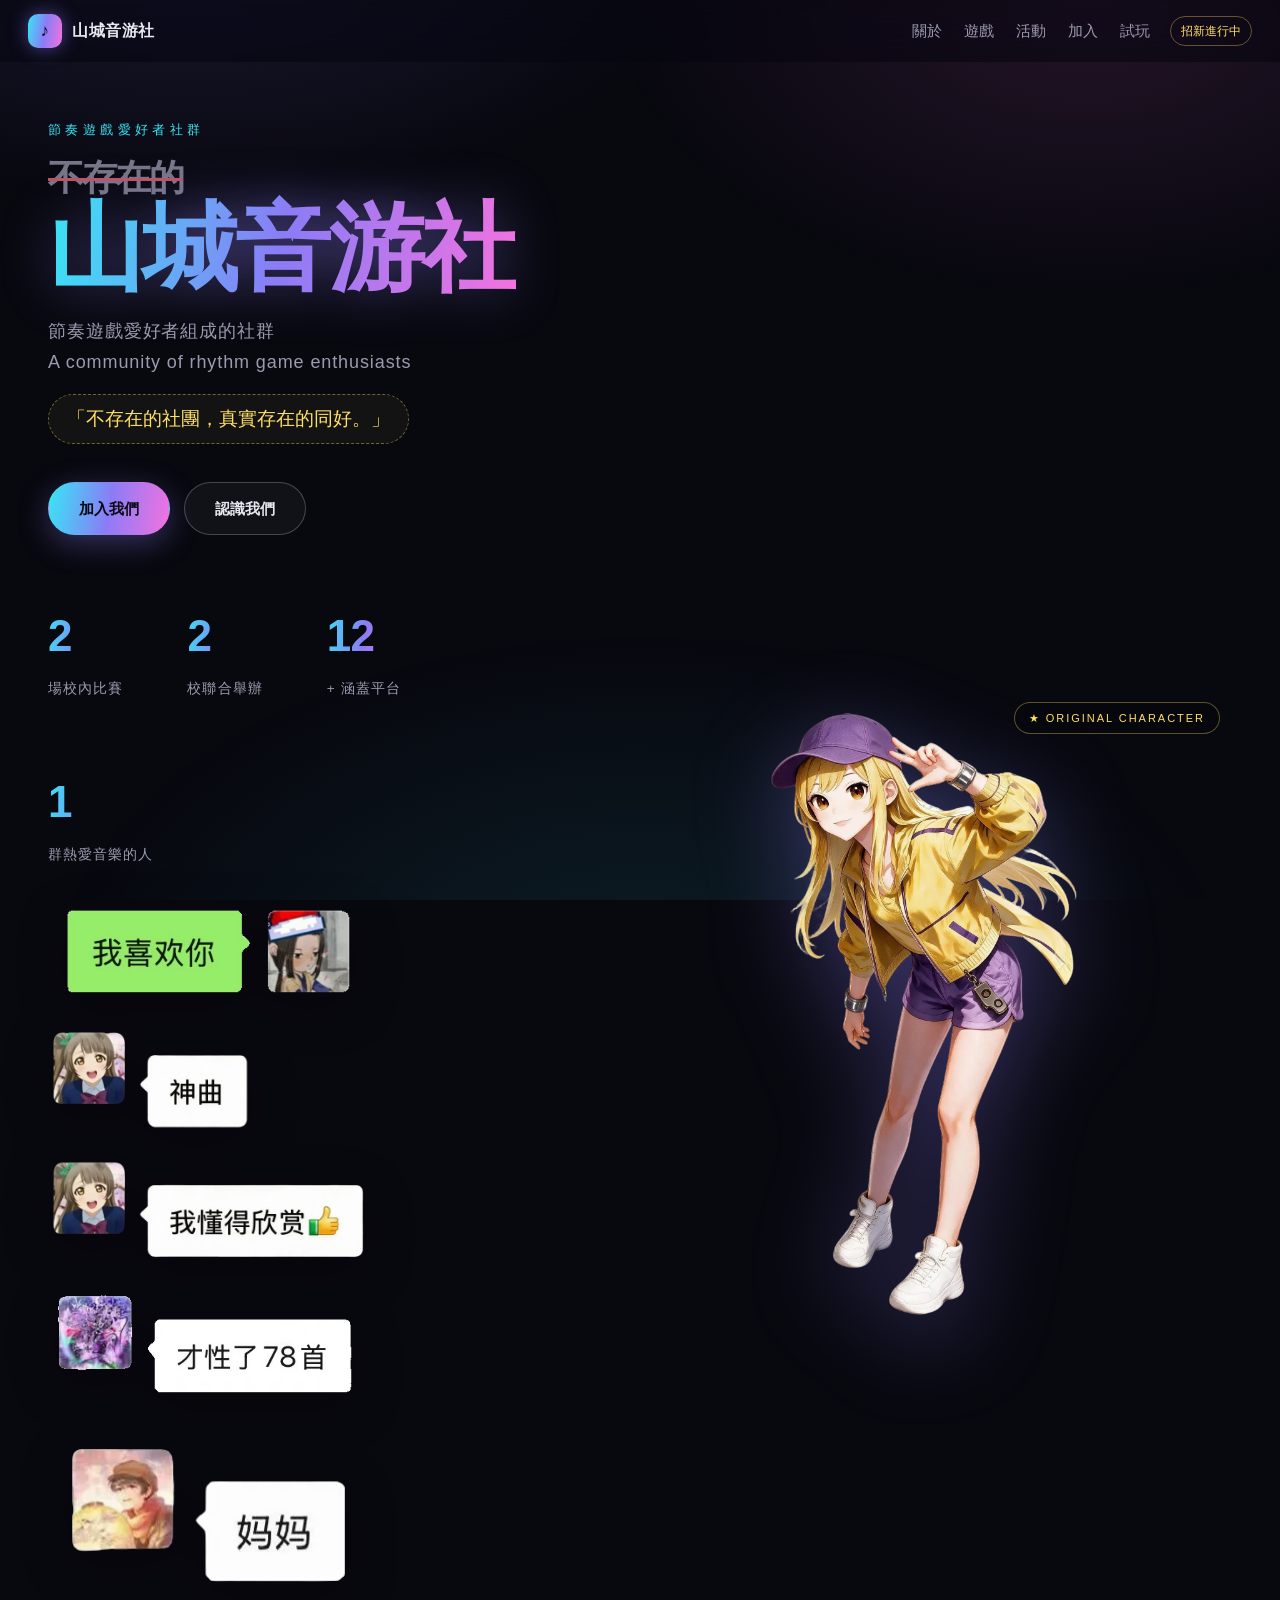
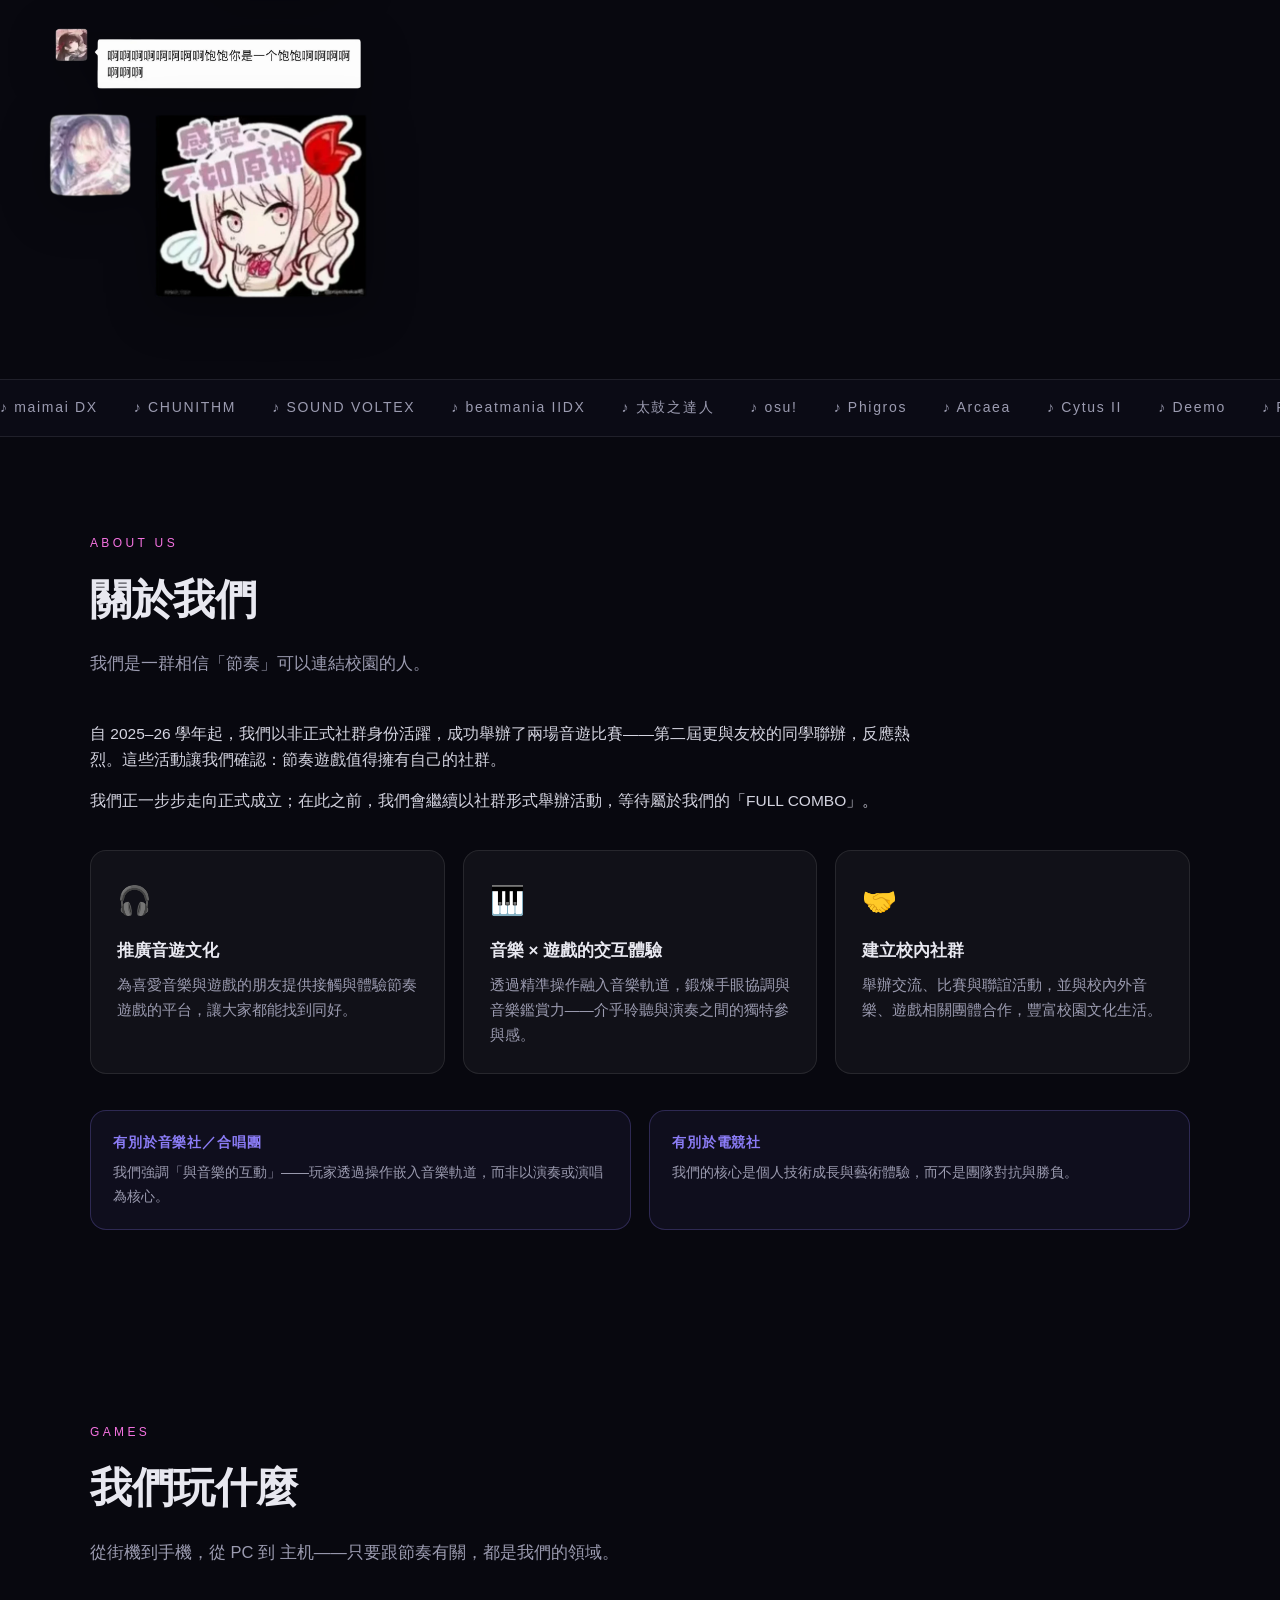
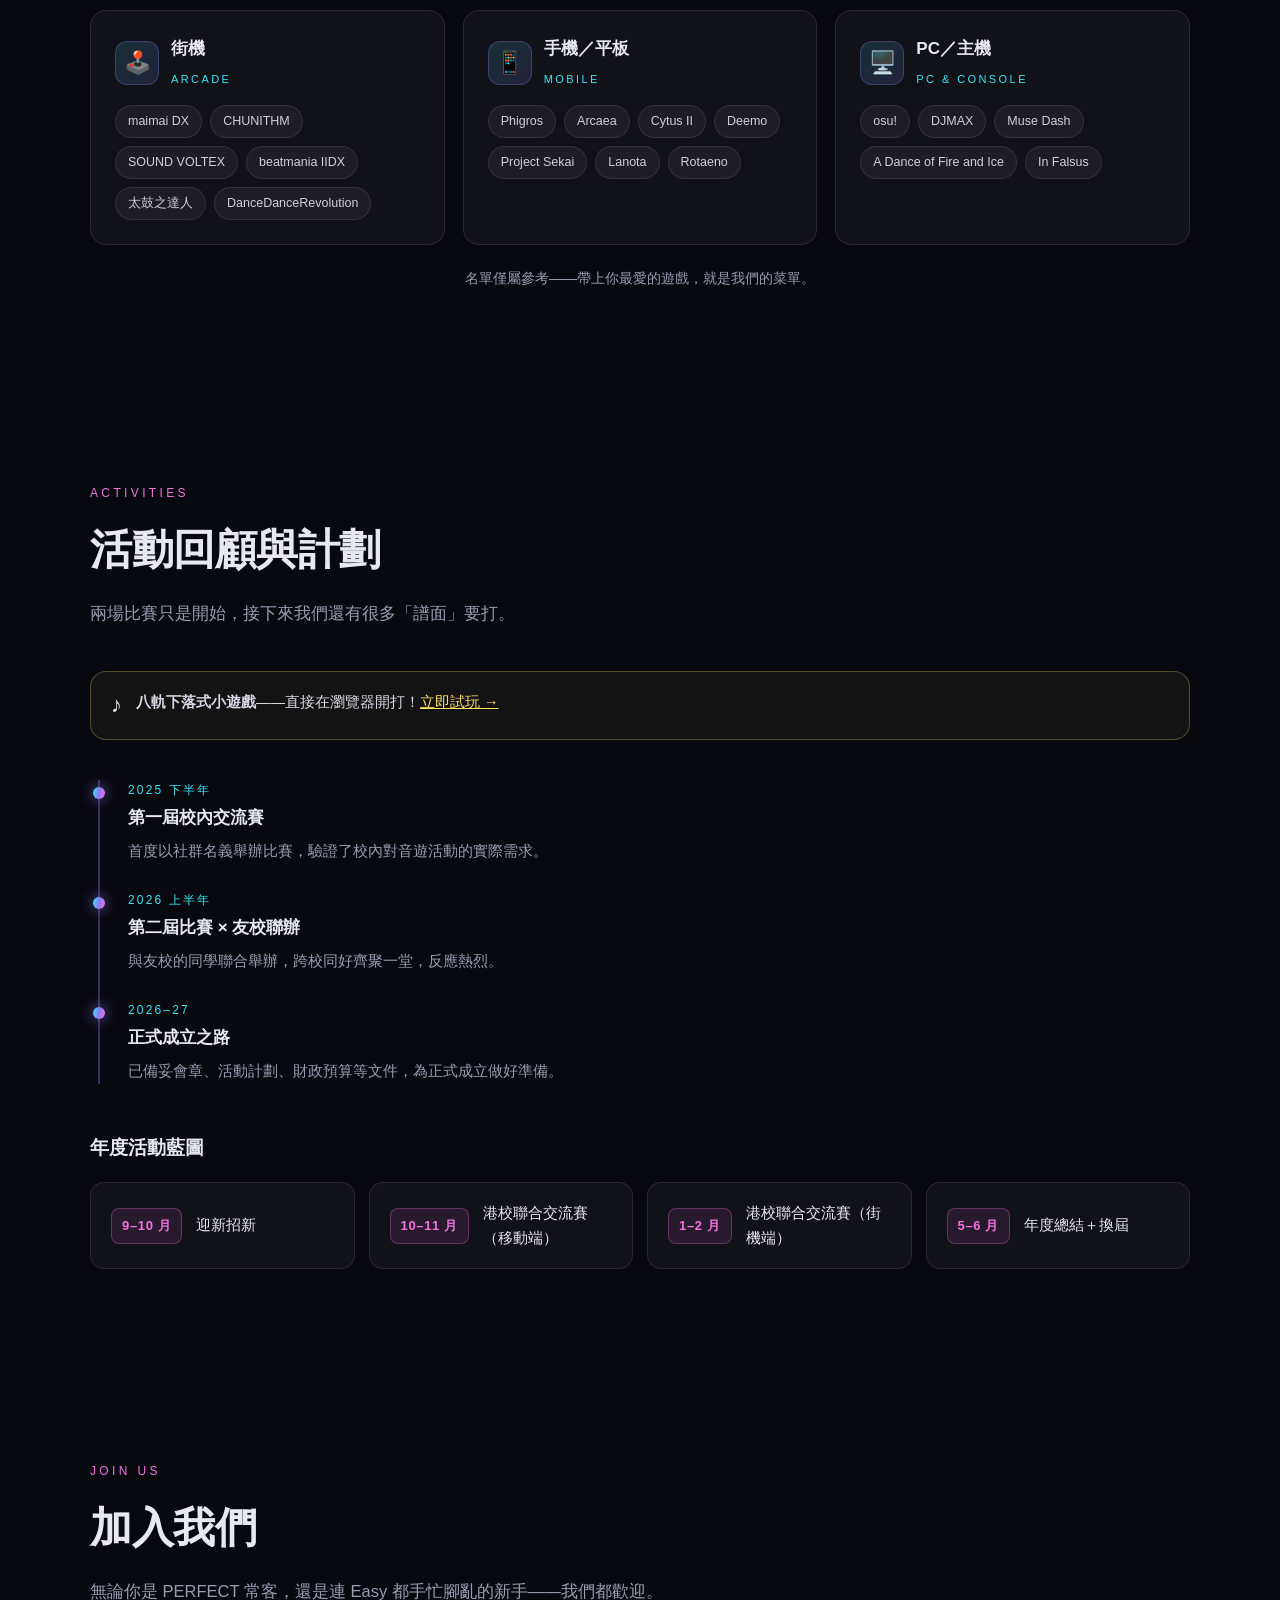
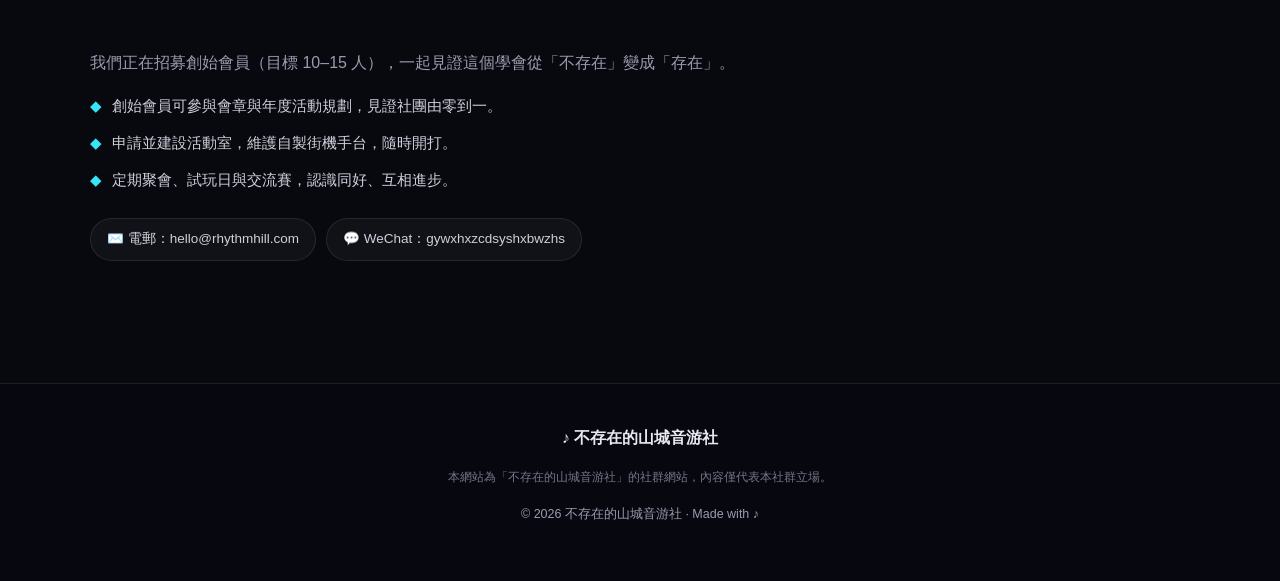
<file: index.html>
<!DOCTYPE html>
<html lang="zh-Hant">
<head>
  <meta charset="UTF-8">
  <meta name="viewport" content="width=device-width, initial-scale=1.0">
  <title>不存在的山城音游社</title>
  <meta name="description" content="不存在的山城音游社：推廣節奏遊戲文化，舉辦比賽、交流與聯誼活動，集結愛好音樂與遊戲的同好。">
  <link rel="icon" href="data:image/svg+xml,<svg xmlns='http://www.w3.org/2000/svg' viewBox='0 0 100 100'><text y='.9em' font-size='90'>♪</text></svg>">
  <link rel="stylesheet" href="styles.css">
  <script>document.documentElement.classList.add('js-anim');</script>
</head>
<body>
  <canvas id="bg" aria-hidden="true"></canvas>

  <header class="nav">
    <a class="brand" href="#home">
      <span class="logo">♪</span>
      <span>山城音游社</span>
    </a>
    <nav class="links" aria-label="主選單">
      <a href="#about">關於</a>
      <a href="#games">遊戲</a>
      <a href="#activities">活動</a>
      <a href="#join">加入</a>
      <a href="play.html">試玩</a>
    </nav>
    <span class="nav-pill">招新進行中</span>
  </header>

  <main>
    <!-- ===================== HERO ===================== -->
    <section id="home" class="hero">
      <div class="hero-inner">
        <div class="hero-text">
          <p class="hero-kicker reveal">節奏遊戲愛好者社群</p>
          <h1 class="hero-title reveal">
            <span class="strike">不存在的</span>
            <span class="grad">山城音游社</span>
          </h1>
          <p class="hero-sub reveal">節奏遊戲愛好者組成的社群<br>A community of rhythm game enthusiasts</p>
          <p class="hero-tagline reveal">「不存在的社團，真實存在的同好。」</p>
          <div class="hero-actions reveal">
            <a class="btn btn-primary" href="#join">加入我們</a>
            <a class="btn btn-ghost" href="#about">認識我們</a>
          </div>
          <div class="stats reveal">
            <div class="stat"><b data-count="2">0</b><span>場校內比賽</span></div>
            <div class="stat"><b data-count="2">0</b><span>校聯合舉辦</span></div>
            <div class="stat"><b data-count="12">0</b><span>+ 涵蓋平台</span></div>
            <div class="stat"><b data-count="1">0</b><span>群熱愛音樂的人</span></div>
          </div>
        </div>
        <div class="msg-stack">
          <div class="msg-item"><img src="assets/我喜欢你_cutout.webp" alt="角色發送的訊息「我喜歡你」" width="393" height="147"></div>
          <div class="msg-item"><img src="assets/czx_cutout.webp" alt="聊天訊息截圖" width="1464" height="1076"></div>
          <div class="msg-item"><img src="assets/aca_cutout.webp" alt="聊天訊息截圖" width="441" height="180"></div>
          <div class="msg-item"><img src="assets/os_cutout.webp" alt="聊天訊息截圖" width="317" height="179"></div>
          <div class="msg-item"><img src="assets/xll_cutout.webp" alt="聊天訊息截圖" width="1007" height="235"></div>
          <div class="msg-item"><img src="assets/csf_cutout.webp" alt="聊天訊息截圖" width="1200" height="702"></div>
        </div>
        <div class="oc-wrap reveal" data-delay="240">
          <div class="oc-card">
            <img src="assets/OC_2.1.1_cutout.webp" alt="山城音游社原創角色吉祥物（透明背景）" width="2048" height="2048">
          </div>
          <span class="oc-badge">★ ORIGINAL CHARACTER</span>
        </div>
      </div>
    </section>

    <!-- ===================== MARQUEE ===================== -->
    <div class="marquee" aria-hidden="true">
      <div class="marquee-track">
        <span>♪ maimai DX</span><span>♪ CHUNITHM</span><span>♪ SOUND VOLTEX</span><span>♪ beatmania IIDX</span><span>♪ 太鼓之達人</span><span>♪ osu!</span><span>♪ Phigros</span><span>♪ Arcaea</span><span>♪ Cytus II</span><span>♪ Deemo</span><span>♪ Project Sekai</span><span>♪ DJMAX</span>
        <span>♪ maimai DX</span><span>♪ CHUNITHM</span><span>♪ SOUND VOLTEX</span><span>♪ beatmania IIDX</span><span>♪ 太鼓之達人</span><span>♪ osu!</span><span>♪ Phigros</span><span>♪ Arcaea</span><span>♪ Cytus II</span><span>♪ Deemo</span><span>♪ Project Sekai</span><span>♪ DJMAX</span>
      </div>
    </div>

    <!-- ===================== ABOUT ===================== -->
    <section id="about" class="block">
      <div class="wrap">
        <p class="kicker reveal">About Us</p>
        <h2 class="title reveal">關於我們</h2>
        <p class="lead reveal">我們是一群相信「節奏」可以連結校園的人。</p>

        <div class="prose reveal">
          <p>自 2025–26 學年起，我們以非正式社群身份活躍，成功舉辦了兩場音遊比賽——第二屆更與友校的同學聯辦，反應熱烈。這些活動讓我們確認：節奏遊戲值得擁有自己的社群。</p>
          <p>我們正一步步走向正式成立；在此之前，我們會繼續以社群形式舉辦活動，等待屬於我們的「FULL COMBO」。</p>
        </div>

        <div class="mission-grid">
          <div class="card reveal">
            <div class="icon">🎧</div>
            <h3>推廣音遊文化</h3>
            <p>為喜愛音樂與遊戲的朋友提供接觸與體驗節奏遊戲的平台，讓大家都能找到同好。</p>
          </div>
          <div class="card reveal">
            <div class="icon">🎹</div>
            <h3>音樂 × 遊戲的交互體驗</h3>
            <p>透過精準操作融入音樂軌道，鍛煉手眼協調與音樂鑑賞力——介乎聆聽與演奏之間的獨特參與感。</p>
          </div>
          <div class="card reveal">
            <div class="icon">🤝</div>
            <h3>建立校內社群</h3>
            <p>舉辦交流、比賽與聯誼活動，並與校內外音樂、遊戲相關團體合作，豐富校園文化生活。</p>
          </div>
        </div>

        <div class="diff-grid">
          <div class="diff reveal">
            <h4>有別於音樂社／合唱團</h4>
            <p>我們強調「與音樂的互動」——玩家透過操作嵌入音樂軌道，而非以演奏或演唱為核心。</p>
          </div>
          <div class="diff reveal">
            <h4>有別於電競社</h4>
            <p>我們的核心是個人技術成長與藝術體驗，而不是團隊對抗與勝負。</p>
          </div>
        </div>
      </div>
    </section>

    <!-- ===================== GAMES ===================== -->
    <section id="games" class="block">
      <div class="wrap">
        <p class="kicker reveal">Games</p>
        <h2 class="title reveal">我們玩什麼</h2>
        <p class="lead reveal">從街機到手機，從 PC 到 主机——只要跟節奏有關，都是我們的領域。</p>

        <div class="games-grid">
          <div class="game-card reveal">
            <div class="ghead">
              <span class="gicon">🕹️</span>
              <div>
                <h3>街機</h3>
                <span class="gen">ARCADE</span>
              </div>
            </div>
            <div class="chips">
              <span class="chip">maimai DX</span>
              <span class="chip">CHUNITHM</span>
              <span class="chip">SOUND VOLTEX</span>
              <span class="chip">beatmania IIDX</span>
              <span class="chip">太鼓之達人</span>
              <span class="chip">DanceDanceRevolution</span>
            </div>
          </div>

          <div class="game-card reveal">
            <div class="ghead">
              <span class="gicon">📱</span>
              <div>
                <h3>手機／平板</h3>
                <span class="gen">MOBILE</span>
              </div>
            </div>
            <div class="chips">
              <span class="chip">Phigros</span>
              <span class="chip">Arcaea</span>
              <span class="chip">Cytus II</span>
              <span class="chip">Deemo</span>
              <span class="chip">Project Sekai</span>
              <span class="chip">Lanota</span>
              <span class="chip">Rotaeno</span>
            </div>
          </div>

          <div class="game-card reveal">
            <div class="ghead">
              <span class="gicon">🖥️</span>
              <div>
                <h3>PC／主機</h3>
                <span class="gen">PC &amp; CONSOLE</span>
              </div>
            </div>
            <div class="chips">
              <span class="chip">osu!</span>
              <span class="chip">DJMAX</span>
              <span class="chip">Muse Dash</span>
              <span class="chip">A Dance of Fire and Ice</span>
              <span class="chip">In Falsus</span>
            </div>
          </div>
        </div>

        <p class="games-note reveal">名單僅屬參考——帶上你最愛的遊戲，就是我們的菜單。</p>
      </div>
    </section>

    <!-- ===================== ACTIVITIES ===================== -->
    <section id="activities" class="block">
      <div class="wrap">
        <p class="kicker reveal">Activities</p>
        <h2 class="title reveal">活動回顧與計劃</h2>
        <p class="lead reveal">兩場比賽只是開始，接下來我們還有很多「譜面」要打。</p>

        <div class="callout reveal">
          <span class="ico">♪</span>
          <p><strong>八軌下落式小遊戲</strong>——直接在瀏覽器開打！<a href="play.html">立即試玩 →</a></p>
        </div>

        <div class="timeline">
          <div class="tl-item reveal">
            <div class="tl-time">2025 下半年</div>
            <h3>第一屆校內交流賽</h3>
            <p>首度以社群名義舉辦比賽，驗證了校內對音遊活動的實際需求。</p>
          </div>
          <div class="tl-item reveal">
            <div class="tl-time">2026 上半年</div>
            <h3>第二屆比賽 × 友校聯辦</h3>
            <p>與友校的同學聯合舉辦，跨校同好齊聚一堂，反應熱烈。</p>
          </div>
          <div class="tl-item reveal">
            <div class="tl-time">2026–27</div>
            <h3>正式成立之路</h3>
            <p>已備妥會章、活動計劃、財政預算等文件，為正式成立做好準備。</p>
          </div>
        </div>

        <h3 class="sub-title reveal">年度活動藍圖</h3>
        <div class="blueprint">
          <div class="bp reveal"><span class="month">9–10 月</span><p>迎新招新</p></div>
          <div class="bp reveal"><span class="month">10–11 月</span><p>港校聯合交流賽（移動端）</p></div>
          <div class="bp reveal"><span class="month">1–2 月</span><p>港校聯合交流賽（街機端）</p></div>
          <div class="bp reveal"><span class="month">5–6 月</span><p>年度總結＋換屆</p></div>
        </div>
      </div>
    </section>

    <!-- ===================== JOIN ===================== -->
    <section id="join" class="block">
      <div class="wrap">
        <p class="kicker reveal">Join Us</p>
        <h2 class="title reveal">加入我們</h2>
        <p class="lead reveal">無論你是 PERFECT 常客，還是連 Easy 都手忙腳亂的新手——我們都歡迎。</p>

        <div class="join-grid">
          <div class="join-info">
            <p>我們正在招募創始會員（目標 10–15 人），一起見證這個學會從「不存在」變成「存在」。</p>
            <ul class="join-list">
              <li><span class="dot">◆</span>創始會員可參與會章與年度活動規劃，見證社團由零到一。</li>
              <li><span class="dot">◆</span>申請並建設活動室，維護自製街機手台，隨時開打。</li>
              <li><span class="dot">◆</span>定期聚會、試玩日與交流賽，認識同好、互相進步。</li>
            </ul>

            <div class="contacts">
              <a class="contact-chip" href="mailto:hello@rhythmhill.com">✉️ 電郵：hello@rhythmhill.com</a>
              <span class="contact-chip">💬 WeChat：gywxhxzcdsyshxbwzhs</span>
            </div>
          </div>
        </div>
      </div>
    </section>
  </main>

  <footer>
    <div class="foot-wrap">
      <div class="foot-brand">♪ 不存在的山城音游社</div>
      <p class="disclaimer">本網站為「不存在的山城音游社」的社群網站，內容僅代表本社群立場。</p>
      <p class="copyright">© 2026 不存在的山城音游社 · Made with ♪</p>
    </div>
  </footer>

  <div id="combo-layer" aria-hidden="true"></div>
  <script src="script.js"></script>
</body>
</html>
</file>
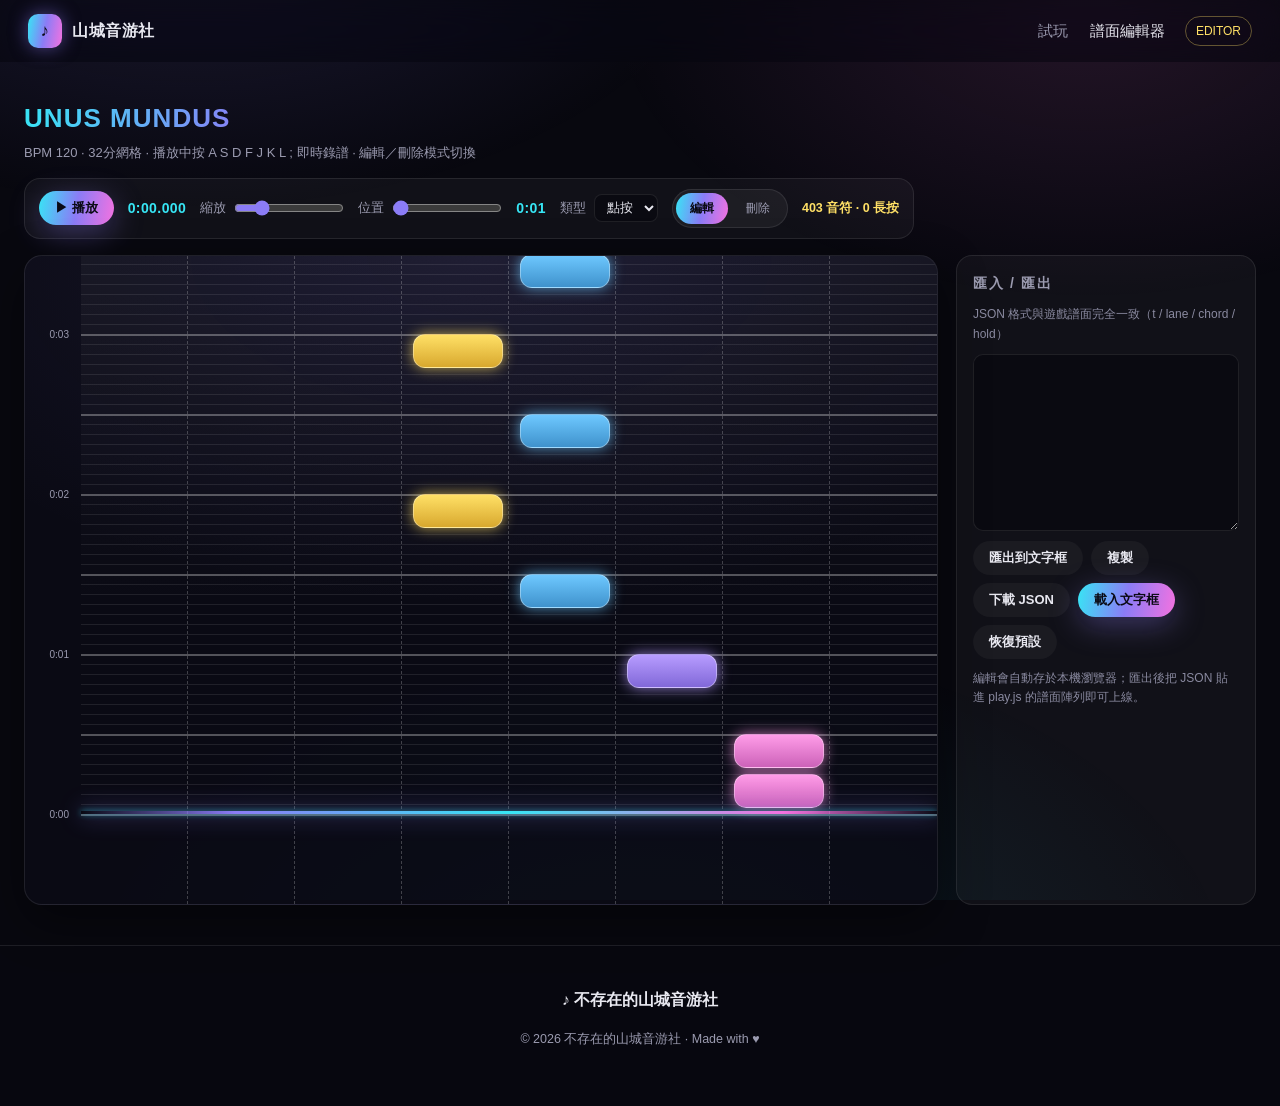
<file: editor.html>
<!DOCTYPE html>
<html lang="zh-Hant">
<head>
  <meta charset="UTF-8">
  <meta name="viewport" content="width=device-width, initial-scale=1.0">
  <title>譜面編輯器 · 不存在的山城音游社</title>
  <link rel="icon" href="data:image/svg+xml,<svg xmlns='http://www.w3.org/2000/svg' viewBox='0 0 100 100'><text y='.9em' font-size='90'>♪</text></svg>">
  <link rel="stylesheet" href="styles.css">
  <link rel="stylesheet" href="editor.css">
  <script>document.documentElement.classList.add('js-anim');</script>
</head>
<body>
  <header class="nav">
    <a class="brand" href="index.html">
      <span class="logo">♪</span>
      <span>山城音游社</span>
    </a>
    <nav class="links" aria-label="主選單">
      <a href="play.html">試玩</a>
      <a href="editor.html" class="active">譜面編輯器</a>
    </nav>
    <span class="nav-pill">EDITOR</span>
  </header>

  <main class="editor-page">
    <div class="editor-top">
      <div class="editor-title">
        <h1>UNUS MUNDUS</h1>
        <p>BPM 120 · 32分網格 · 播放中按 A S D F J K L ; 即時錄譜 · 編輯／刪除模式切換</p>
      </div>
      <div class="toolbar">
        <button id="playBtn" class="btn btn-primary btn-sm">▶ 播放</button>
        <span id="timeDisplay" class="time-display">0:00.000</span>
        <label class="tool">縮放
          <input type="range" id="zoom" min="40" max="600" step="10" value="160">
        </label>
        <label class="tool">位置
          <input type="range" id="pos" min="0" max="1000" step="1" value="0">
        </label>
        <span class="time-display" id="posVal">0:00</span>
        <label class="tool">類型
          <select id="noteType">
            <option value="tap" selected>點按</option>
            <option value="hold">長按</option>
          </select>
        </label>
        <div class="mode-toggle" role="group" aria-label="編輯模式">
          <button id="modeEdit" class="mode-btn active" type="button">編輯</button>
          <button id="modeDelete" class="mode-btn" type="button">刪除</button>
        </div>
        <span id="noteCount" class="note-count">0 音符</span>
      </div>
    </div>

    <div class="editor-body">
      <div class="playfield" id="playfield">
        <div class="ef-lanes" id="efLanes" aria-hidden="true"></div>
        <div class="ef-track" id="efTrack">
          <div class="ef-grid" aria-hidden="true"></div>
          <div class="ef-time" id="efTime" aria-hidden="true"></div>
          <div class="ef-notes" id="efNotes"></div>
          <div class="ef-preview" id="efPreview" aria-hidden="true"></div>
        </div>
        <div class="ef-judge" id="efJudge" aria-hidden="true"></div>
      </div>

      <aside class="editor-side">
        <h3>匯入 / 匯出</h3>
        <p class="side-note">JSON 格式與遊戲譜面完全一致（t / lane / chord / hold）</p>
        <textarea id="chartText" spellcheck="false" rows="9"></textarea>
        <div class="side-btns">
          <button id="exportBtn" class="btn btn-ghost btn-sm">匯出到文字框</button>
          <button id="copyBtn" class="btn btn-ghost btn-sm">複製</button>
          <button id="downloadBtn" class="btn btn-ghost btn-sm">下載 JSON</button>
          <button id="importBtn" class="btn btn-primary btn-sm">載入文字框</button>
          <button id="resetBtn" class="btn btn-ghost btn-sm">恢復預設</button>
        </div>
        <p class="side-note">編輯會自動存於本機瀏覽器；匯出後把 JSON 貼進 play.js 的譜面陣列即可上線。</p>
      </aside>
    </div>
  </main>

  <footer>
    <div class="foot-wrap">
      <div class="foot-brand">♪ 不存在的山城音游社</div>
      <p class="copyright">© 2026 不存在的山城音游社 · Made with ♥</p>
    </div>
  </footer>

  <audio id="music" src="assets/Unus%20Mundus.mp3" preload="auto"></audio>
  <script src="editor.js"></script>
</body>
</html>
</file>
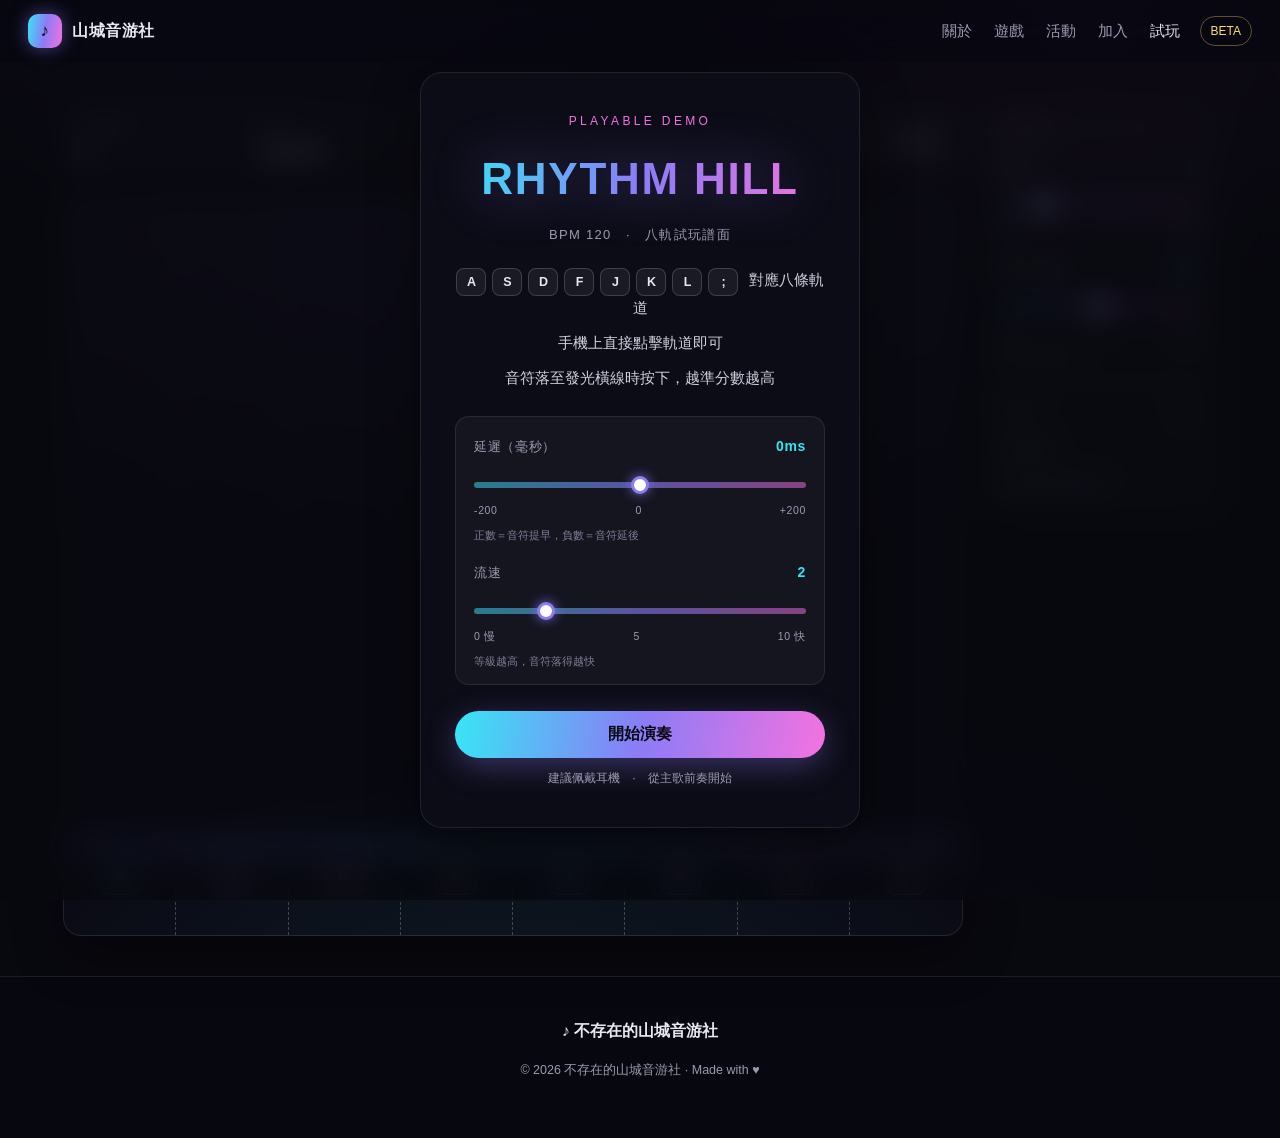
<file: play.html>
<!DOCTYPE html>
<html lang="zh-Hant">
<head>
  <meta charset="UTF-8">
  <meta name="viewport" content="width=device-width, initial-scale=1.0, viewport-fit=cover">
  <title>試玩 · 不存在的山城音游社</title>
  <meta name="description" content="不存在的山城音游社試玩小遊戲：八軌下落式節奏遊戲，直接在瀏覽器開打。">
  <link rel="icon" href="data:image/svg+xml,<svg xmlns='http://www.w3.org/2000/svg' viewBox='0 0 100 100'><text y='.9em' font-size='90'>♪</text></svg>">
  <link rel="stylesheet" href="styles.css">
  <link rel="stylesheet" href="play.css">
  <script>document.documentElement.classList.add('js-anim');</script>
</head>
<body>
  <canvas id="bg" aria-hidden="true"></canvas>

  <header class="nav">
    <a class="brand" href="index.html">
      <span class="logo">♪</span>
      <span>山城音游社</span>
    </a>
    <nav class="links" aria-label="主選單">
      <a href="index.html#about">關於</a>
      <a href="index.html#games">遊戲</a>
      <a href="index.html#activities">活動</a>
      <a href="index.html#join">加入</a>
      <a href="play.html" class="active">試玩</a>
    </nav>
    <span class="nav-pill">BETA</span>
  </header>

  <main class="game-page">
    <div class="game-shell">
      <div class="game-layout">
        <div class="game-main">
          <div class="hud">
            <div class="hud-item">
              <span class="hud-label">SCORE</span>
              <b id="score">0</b>
            </div>
            <div class="hud-item">
              <span class="hud-label">ACC</span>
              <b id="acc">100.0%</b>
            </div>
            <div class="hud-item hud-combo">
              <b id="combo">0</b>
              <span class="hud-label">COMBO</span>
            </div>
            <div class="hud-item hud-progress">
              <span class="hud-label">PROGRESS</span>
              <div class="progress"><i id="progress"></i></div>
            </div>
            <div class="hud-item hud-actions">
              <button class="hud-btn" id="pauseBtn" type="button">⏸ 暫停</button>
              <button class="hud-btn" id="restartBtn" type="button">↻ 重開</button>
            </div>
          </div>

          <div class="stage" id="stage">
            <div class="lanes" id="lanes">
              <div class="lane" data-lane="0"><span class="key">A</span></div>
              <div class="lane" data-lane="1"><span class="key">S</span></div>
              <div class="lane" data-lane="2"><span class="key">D</span></div>
              <div class="lane" data-lane="3"><span class="key">F</span></div>
              <div class="lane" data-lane="4"><span class="key">J</span></div>
              <div class="lane" data-lane="5"><span class="key">K</span></div>
              <div class="lane" data-lane="6"><span class="key">L</span></div>
              <div class="lane" data-lane="7"><span class="key">;</span></div>
            </div>
            <div class="judge-line" aria-hidden="true"></div>
            <div class="note-layer" id="noteLayer"></div>
            <div class="fx-layer" id="fxLayer"></div>

            <div class="overlay pause-overlay hidden" id="pauseOverlay">
              <div class="panel">
                <h2>暫停</h2>
                <div class="overlay-actions">
                  <button class="btn btn-primary" id="resumeBtn">繼續</button>
                  <button class="btn btn-ghost" id="retryBtn">重來</button>
                </div>
              </div>
            </div>
          </div>
        </div>

        <aside class="side-panel" aria-label="即時調整">
          <p class="side-title">即時調整</p>
          <div class="setting-row">
            <label for="sideSpeed">流速 <span class="setting-val" id="sideSpeedVal">2</span></label>
            <input type="range" id="sideSpeed" min="0" max="10" step="1" value="2">
            <div class="setting-scale"><span>0 慢</span><span>10 快</span></div>
          </div>
          <div class="setting-row">
            <label for="sideOffset">延遲（毫秒）<span class="setting-val" id="sideOffsetVal">0ms</span></label>
            <input type="range" id="sideOffset" min="-200" max="200" step="10" value="0">
            <div class="setting-scale"><span>-200</span><span>0</span><span>+200</span></div>
            <p class="setting-hint">正數＝音符提早</p>
          </div>

          <div class="lb-block">
            <div class="lb-head">
              <p class="side-title">排行榜</p>
              <button id="lbRefresh" class="lb-refresh" aria-label="刷新排行榜">↻</button>
            </div>
            <ol id="leaderboard" class="lb-list"></ol>
            <p class="lb-note" id="lbNote"></p>
          </div>
        </aside>
      </div>
    </div>

    <div class="overlay" id="startOverlay">
      <div class="panel">
        <p class="kicker">PLAYABLE DEMO</p>
        <h1 class="song-title grad">RHYTHM HILL</h1>
        <p class="song-meta">BPM 120　·　八軌試玩譜面</p>
        <ul class="help">
          <li><span class="kbd">A</span><span class="kbd">S</span><span class="kbd">D</span><span class="kbd">F</span><span class="kbd">J</span><span class="kbd">K</span><span class="kbd">L</span><span class="kbd">;</span> 對應八條軌道</li>
          <li>手機上直接點擊軌道即可</li>
          <li>音符落至發光橫線時按下，越準分數越高</li>
        </ul>

        <p id="emptyNotice" class="empty-chart-note hidden">譜面暫空，等待你的創作——在遊玩頁輸入 ↑↑↓↓←→←→BA 開啟隱藏編輯器。</p>

        <div class="settings">
          <div class="setting-row">
            <label for="setOffset">延遲（毫秒）<span class="setting-val" id="offsetVal">0ms</span></label>
            <input type="range" id="setOffset" min="-200" max="200" step="10" value="0">
            <div class="setting-scale"><span>-200</span><span>0</span><span>+200</span></div>
            <p class="setting-hint">正數＝音符提早，負數＝音符延後</p>
          </div>
          <div class="setting-row">
            <label for="setSpeed">流速 <span class="setting-val" id="speedVal">2</span></label>
            <input type="range" id="setSpeed" min="0" max="10" step="1" value="2">
            <div class="setting-scale"><span>0 慢</span><span>5</span><span>10 快</span></div>
            <p class="setting-hint">等級越高，音符落得越快</p>
          </div>
        </div>

        <button class="btn btn-primary btn-start" id="startBtn">開始演奏</button>
        <p class="form-note">建議佩戴耳機　·　從主歌前奏開始</p>
      </div>
    </div>

    <div class="overlay hidden" id="resultOverlay">
      <div class="panel">
        <p class="kicker">RESULT</p>
        <div class="rank" id="rank">S</div>
        <h2 class="score-final" id="finalScore">0</h2>
        <div class="result-grid">
          <div><b id="rPerfect">0</b><span>PERFECT</span></div>
          <div><b id="rGood">0</b><span>GOOD</span></div>
          <div><b id="rMiss">0</b><span>MISS</span></div>
          <div><b id="rCombo">0</b><span>MAX COMBO</span></div>
          <div><b id="rAcc">0%</b><span>ACCURACY</span></div>
        </div>
        <div class="leader-submit">
          <input id="nameInput" maxlength="12" placeholder="輸入暱稱後提交成績" autocomplete="off">
          <button id="submitScoreBtn" class="btn btn-primary btn-sm">提交</button>
        </div>
        <p class="submit-status" id="submitStatus"></p>
        <div class="overlay-actions">
          <button class="btn btn-primary" id="againBtn">再玩一次</button>
          <a class="btn btn-ghost" href="index.html">回首頁</a>
        </div>
      </div>
    </div>
  </main>

  <footer>
    <div class="foot-wrap">
      <div class="foot-brand">♪ 不存在的山城音游社</div>
      <p class="copyright">© 2026 不存在的山城音游社 · Made with ♥</p>
    </div>
  </footer>

  <audio id="music" src="assets/silent.wav" preload="auto"></audio>
  <script src="play.js"></script>
</body>
</html>
</file>
<file: styles.css>
:root {
  --bg: #08080f;
  --panel: rgba(255, 255, 255, .04);
  --border: rgba(255, 255, 255, .09);
  --text: #e8e8f0;
  --muted: #9b9bb0;
  --cyan: #37e6f5;
  --magenta: #f472e0;
  --violet: #8b7cf6;
  --gold: #ffe066;
  --red: #ff6b81;
  --grad: linear-gradient(100deg, var(--cyan), var(--violet) 50%, var(--magenta));
  --ease-out: cubic-bezier(0.23, 1, 0.32, 1);
  --ease-in-out: cubic-bezier(0.77, 0, 0.175, 1);
  --ease-drawer: cubic-bezier(0.32, 0.72, 0, 1);
  --radius: 16px;
  --shadow: 0 18px 50px rgba(0, 0, 0, .45);
}

* { margin: 0; padding: 0; box-sizing: border-box; }

html { scroll-behavior: smooth; }

body {
  background: var(--bg);
  color: var(--text);
  font-family: "Segoe UI", "PingFang TC", "Microsoft JhengHei", "Noto Sans TC", "Microsoft YaHei", sans-serif;
  line-height: 1.7;
  overflow-x: hidden;
}

body::before {
  content: "";
  position: fixed;
  inset: 0;
  background:
    radial-gradient(900px 500px at 15% -10%, rgba(139, 124, 246, .16), transparent 60%),
    radial-gradient(800px 500px at 85% 0%, rgba(244, 114, 224, .12), transparent 60%),
    radial-gradient(1000px 600px at 50% 110%, rgba(55, 230, 245, .10), transparent 60%);
  pointer-events: none;
  z-index: 0;
}

canvas#bg {
  position: fixed;
  inset: 0;
  width: 100%;
  height: 100%;
  z-index: 0;
  pointer-events: none;
  opacity: .55;
}

::selection { background: rgba(139, 124, 246, .45); }

::-webkit-scrollbar { width: 10px; }
::-webkit-scrollbar-track { background: var(--bg); }
::-webkit-scrollbar-thumb { background: rgba(139, 124, 246, .35); border-radius: 99px; }
::-webkit-scrollbar-thumb:hover { background: rgba(139, 124, 246, .6); }

/* ---------------- Nav ---------------- */

header.nav {
  position: fixed;
  top: 0; left: 0; right: 0;
  z-index: 50;
  display: flex;
  align-items: center;
  gap: 20px;
  padding: 14px 28px;
  backdrop-filter: blur(16px) saturate(150%);
  background: rgba(8, 8, 15, .62);
  transition: background .3s ease, box-shadow .3s ease;
}

header.nav::after {
  content: "";
  position: absolute;
  left: 0; right: 0; bottom: 0;
  height: 1px;
  background: linear-gradient(90deg, transparent, rgba(139, 124, 246, .35), transparent);
  opacity: 0;
  transition: opacity .3s ease;
}

header.nav.scrolled {
  background: rgba(8, 8, 15, .86);
  box-shadow: 0 10px 30px rgba(0, 0, 0, .35);
}

header.nav.scrolled::after { opacity: 1; }

.brand {
  display: flex;
  align-items: center;
  gap: 10px;
  font-weight: 800;
  letter-spacing: .5px;
  color: var(--text);
  text-decoration: none;
}

.brand .logo {
  width: 34px;
  height: 34px;
  border-radius: 10px;
  background: var(--grad);
  display: grid;
  place-items: center;
  font-size: 17px;
  color: #0a0a14;
  box-shadow: 0 0 18px rgba(139, 124, 246, .5);
}

nav.links { display: flex; gap: 22px; margin-left: auto; }

nav.links a {
  color: var(--muted);
  text-decoration: none;
  font-size: 14.5px;
  transition: color .2s;
}

nav.links a:hover,
nav.links a.active { color: var(--text); }

.nav-pill {
  font-size: 12px;
  color: var(--gold);
  border: 1px solid rgba(255, 224, 102, .35);
  padding: 4px 10px;
  border-radius: 999px;
  white-space: nowrap;
}

/* ---------------- Hero ---------------- */

.hero {
  min-height: 100vh;
  display: flex;
  align-items: center;
  justify-content: center;
  text-align: center;
  padding: 120px 24px 80px;
  position: relative;
  z-index: 1;
}

.hero-inner {
  display: grid;
  grid-template-columns: minmax(0, 1fr) auto;
  grid-template-areas:
    "text mascot"
    "msgs mascot";
  gap: 24px;
  align-items: center;
  max-width: none;
  width: 100%;
  padding: 0 24px;
  position: relative;
}

.hero-text {
  grid-area: text;
  text-align: left;
  max-width: 520px;
  margin: 0;
}

.hero-text .hero-actions,
.hero-text .stats { justify-content: flex-start; }

.hero-kicker {
  letter-spacing: .35em;
  font-size: 12.5px;
  color: var(--cyan);
  text-transform: uppercase;
  margin-bottom: 18px;
  opacity: .9;
}

.hero-title {
  position: relative;
  font-size: clamp(44px, 9vw, 96px);
  line-height: 1.05;
  font-weight: 900;
  letter-spacing: -0.025em;
  font-optical-sizing: auto;
  margin-bottom: 18px;
}

.hero-title::before {
  content: "";
  position: absolute;
  inset: 10% 2%;
  background: radial-gradient(closest-side, rgba(139, 124, 246, .4), transparent 72%);
  filter: blur(22px);
  opacity: .55;
  animation: titleGlow 4.5s ease-in-out infinite;
  pointer-events: none;
}

.hero-title > span {
  position: relative;
  z-index: 1;
}

@keyframes titleGlow {
  0%, 100% { opacity: .35; }
  50% { opacity: .85; }
}

.hero-title .strike {
  display: block;
  font-size: .38em;
  color: var(--muted);
  text-decoration: line-through;
  text-decoration-color: var(--red);
  text-decoration-thickness: 3px;
  opacity: .75;
}

.grad {
  background: var(--grad);
  -webkit-background-clip: text;
  background-clip: text;
  color: transparent;
  filter: drop-shadow(0 0 26px rgba(139, 124, 246, .45));
}

.hero-sub {
  color: var(--muted);
  font-size: clamp(14px, 2.2vw, 18px);
  letter-spacing: .05em;
  margin-bottom: 16px;
}

.hero-tagline {
  display: inline-block;
  font-size: clamp(15px, 2.4vw, 19px);
  color: var(--gold);
  border: 1px dashed rgba(255, 224, 102, .4);
  padding: 8px 18px;
  border-radius: 999px;
  margin-bottom: 38px;
  background: rgba(255, 224, 102, .05);
}

.hero-actions {
  display: flex;
  gap: 14px;
  flex-wrap: wrap;
  justify-content: center;
  margin-bottom: 64px;
}

.btn {
  padding: 13px 30px;
  border-radius: 999px;
  font-weight: 700;
  text-decoration: none;
  font-size: 15px;
  transition: transform 220ms var(--ease-out), box-shadow 220ms var(--ease-out), border-color 220ms ease, color 220ms ease;
  border: 1px solid transparent;
}

.btn:active {
  transform: scale(.97);
  transition-duration: 100ms;
}

.btn:focus-visible,
a:focus-visible,
button:focus-visible,
input:focus-visible,
textarea:focus-visible {
  outline: 2px solid var(--cyan);
  outline-offset: 3px;
}

.btn-primary {
  background: var(--grad);
  color: #0a0a14;
  box-shadow: 0 8px 30px rgba(139, 124, 246, .35);
}

.btn-ghost {
  border-color: rgba(255, 255, 255, .22);
  color: var(--text);
  background: rgba(255, 255, 255, .04);
}

.stats {
  display: flex;
  gap: clamp(20px, 5vw, 64px);
  flex-wrap: wrap;
  justify-content: center;
}

.stat b {
  display: block;
  font-size: clamp(30px, 5vw, 44px);
  font-weight: 900;
  letter-spacing: -0.02em;
  font-variant-numeric: tabular-nums;
  background: var(--grad);
  -webkit-background-clip: text;
  background-clip: text;
  color: transparent;
}

.stat span {
  color: var(--muted);
  font-size: 13.5px;
  letter-spacing: .08em;
}

/* ---------------- Marquee ---------------- */

.marquee {
  overflow: hidden;
  border-top: 1px solid var(--border);
  border-bottom: 1px solid var(--border);
  padding: 16px 0;
  position: relative;
  z-index: 1;
  background: rgba(14, 14, 26, .6);
}

.marquee-track {
  display: flex;
  gap: 36px;
  width: max-content;
  animation: scroll 36s linear infinite;
  will-change: transform;
}

.marquee span {
  color: var(--muted);
  font-size: 14px;
  letter-spacing: .12em;
  white-space: nowrap;
}

@keyframes scroll { to { transform: translateX(-50%); } }

/* ---------------- Sections ---------------- */

section.block {
  padding: 96px 24px;
  position: relative;
  z-index: 1;
  scroll-margin-top: 72px;
}

.wrap { max-width: 1100px; margin: 0 auto; }

.kicker {
  color: var(--magenta);
  letter-spacing: .28em;
  font-size: 12px;
  text-transform: uppercase;
  margin-bottom: 10px;
}

h2.title {
  font-size: clamp(28px, 4.6vw, 42px);
  font-weight: 900;
  letter-spacing: -0.01em;
  margin-bottom: 14px;
}

.lead {
  color: var(--muted);
  max-width: 640px;
  margin-bottom: 44px;
  font-size: 16.5px;
}

.sub-title {
  font-size: 19px;
  margin: 10px 0 18px;
}

.prose p { margin-bottom: 14px; color: #d4d4e0; font-size: 15.5px; }
.prose { margin-bottom: 36px; max-width: 820px; }

/* ---------------- Cards & callouts ---------------- */

.mission-grid {
  display: grid;
  grid-template-columns: repeat(auto-fit, minmax(260px, 1fr));
  gap: 18px;
  margin-bottom: 36px;
}

.card {
  background: var(--panel);
  border: 1px solid var(--border);
  border-radius: var(--radius);
  padding: 26px;
  transition: transform 220ms var(--ease-out), border-color 220ms ease, box-shadow 220ms ease;
}

.card .icon { font-size: 28px; margin-bottom: 12px; }
.card h3 { font-size: 17px; margin-bottom: 8px; }
.card p { color: var(--muted); font-size: 14.5px; }

.callout {
  display: flex;
  gap: 14px;
  align-items: flex-start;
  background: rgba(255, 224, 102, .05);
  border: 1px solid rgba(255, 224, 102, .28);
  border-radius: var(--radius);
  padding: 18px 20px;
  margin-bottom: 40px;
}

.callout .ico { font-size: 22px; line-height: 1.4; }
.callout p { font-size: 14.5px; color: #d8d8e4; }
.callout a { color: var(--gold); }

.diff-grid {
  display: grid;
  grid-template-columns: repeat(auto-fit, minmax(280px, 1fr));
  gap: 18px;
}

.diff {
  background: rgba(139, 124, 246, .06);
  border: 1px solid rgba(139, 124, 246, .25);
  border-radius: var(--radius);
  padding: 20px 22px;
}

.diff h4 {
  font-size: 14px;
  letter-spacing: .06em;
  color: var(--violet);
  margin-bottom: 6px;
}

.diff p { font-size: 14px; color: var(--muted); }

/* ---------------- Mascot ---------------- */

.oc-wrap {
  grid-area: mascot;
  position: relative;
  max-width: min(70vw, 1100px);
  width: 100%;
  justify-self: end;
}

.oc-card {
  position: relative;
  line-height: 0;
  transition: transform 220ms var(--ease-out);
}

.oc-card img {
  display: block;
  width: 100%;
  height: auto;
  filter: drop-shadow(0 24px 44px rgba(139, 124, 246, .35));
  animation: mascotFloat 4.8s ease-in-out infinite;
}

@keyframes mascotFloat {
  0%, 100% { transform: translateY(0); }
  50% { transform: translateY(-9px); }
}

.oc-badge {
  position: absolute;
  top: 12px;
  right: 12px;
  background: rgba(8, 8, 15, .72);
  backdrop-filter: blur(8px);
  color: var(--gold);
  font-size: 11px;
  letter-spacing: .18em;
  padding: 6px 14px;
  border-radius: 999px;
  border: 1px solid rgba(255, 224, 102, .35);
  white-space: nowrap;
}

.msg-stack {
  grid-area: msgs;
  position: static;
  width: clamp(220px, 25vw, 340px);
  justify-self: start;
  z-index: 3;
  display: flex;
  flex-direction: column;
  gap: 16px;
}

.msg-item {
  animation: msgDropIn 500ms var(--ease-out) backwards;
  transition: transform 220ms var(--ease-out);
}

.msg-item:nth-child(even) { --tilt: 1.6deg; }
.msg-item:nth-child(odd) { --tilt: -1.6deg; }

.msg-item:nth-child(1) { animation-delay: 0ms; }
.msg-item:nth-child(2) { animation-delay: 130ms; }
.msg-item:nth-child(3) { animation-delay: 260ms; }
.msg-item:nth-child(4) { animation-delay: 390ms; }
.msg-item:nth-child(5) { animation-delay: 520ms; }
.msg-item:nth-child(6) { animation-delay: 650ms; }

.msg-item img {
  display: block;
  width: 100%;
  height: auto;
  filter: drop-shadow(0 12px 24px rgba(0, 0, 0, .35));
  animation: msgFloat 4.5s ease-in-out 1600ms infinite;
}

@keyframes msgDropIn {
  0%   { opacity: 0; transform: translateY(-16px) scale(.9) rotate(var(--tilt, 0deg)); }
  55%  { opacity: 1; transform: translateY(3px) scale(1.05) rotate(var(--tilt, 0deg)); }
  100% { opacity: 1; transform: translateY(0) scale(1) rotate(var(--tilt, 0deg)); }
}

@keyframes msgFloat {
  0%, 100% { transform: translateY(0) scale(1); }
  50% { transform: translateY(-9px) scale(1.02); }
}

/* ---------------- Games ---------------- */

.games-grid {
  display: grid;
  grid-template-columns: repeat(auto-fit, minmax(280px, 1fr));
  gap: 18px;
}

.game-card {
  background: var(--panel);
  border: 1px solid var(--border);
  border-radius: var(--radius);
  padding: 24px;
  transition: transform 220ms var(--ease-out), border-color 220ms ease, box-shadow 220ms ease;
}

.game-card .ghead {
  display: flex;
  align-items: center;
  gap: 12px;
  margin-bottom: 14px;
}

.game-card .ghead .gicon {
  width: 44px;
  height: 44px;
  border-radius: 12px;
  display: grid;
  place-items: center;
  font-size: 22px;
  background: linear-gradient(135deg, rgba(55, 230, 245, .15), rgba(139, 124, 246, .15));
  border: 1px solid rgba(139, 124, 246, .3);
}

.game-card h3 { font-size: 17px; }
.game-card .gen { font-size: 11px; letter-spacing: .22em; color: var(--cyan); }

.chips { display: flex; flex-wrap: wrap; gap: 8px; }

.chip {
  font-size: 12.5px;
  padding: 5px 12px;
  border-radius: 999px;
  background: rgba(255, 255, 255, .05);
  border: 1px solid var(--border);
  color: #d0d0dd;
}

.games-note {
  margin-top: 22px;
  color: var(--muted);
  font-size: 14px;
  text-align: center;
}

/* ---------------- Timeline & blueprint ---------------- */

.timeline {
  border-left: 2px solid rgba(139, 124, 246, .35);
  margin: 8px 0 48px 8px;
  padding-left: 28px;
  display: flex;
  flex-direction: column;
  gap: 26px;
}

.tl-item { position: relative; }

.tl-item::before {
  content: "";
  position: absolute;
  left: -35px;
  top: 7px;
  width: 12px;
  height: 12px;
  border-radius: 50%;
  background: var(--grad);
  box-shadow: 0 0 14px rgba(139, 124, 246, .8);
}

.tl-time {
  font-size: 12px;
  letter-spacing: .18em;
  color: var(--cyan);
  text-transform: uppercase;
}

.tl-item h3 { font-size: 17px; margin: 4px 0 6px; }
.tl-item p { color: var(--muted); font-size: 14.5px; }

.blueprint {
  display: grid;
  grid-template-columns: repeat(auto-fit, minmax(250px, 1fr));
  gap: 14px;
}

.bp {
  background: var(--panel);
  border: 1px solid var(--border);
  border-radius: 14px;
  padding: 18px 20px;
  display: flex;
  gap: 14px;
  align-items: center;
}

.bp .month {
  flex: none;
  font-weight: 900;
  font-size: 13px;
  color: var(--magenta);
  background: rgba(244, 114, 224, .10);
  border: 1px solid rgba(244, 114, 224, .3);
  padding: 6px 10px;
  border-radius: 8px;
  letter-spacing: .05em;
}

.bp p { font-size: 14.5px; }

/* ---------------- Join ---------------- */

.join-grid {
  display: grid;
  grid-template-columns: 1fr;
  gap: 40px;
  align-items: start;
}

.join-info { max-width: 720px; }

.join-info p { color: var(--muted); margin-bottom: 18px; }

.join-list {
  list-style: none;
  display: flex;
  flex-direction: column;
  gap: 12px;
  margin-bottom: 26px;
}

.join-list li { display: flex; gap: 10px; font-size: 14.5px; color: #d0d0dd; }
.join-list .dot { color: var(--cyan); }

.contacts {
  display: flex;
  flex-wrap: wrap;
  gap: 10px;
  margin-bottom: 26px;
}

.contact-chip {
  display: inline-flex;
  align-items: center;
  gap: 8px;
  padding: 9px 16px;
  border-radius: 999px;
  background: var(--panel);
  border: 1px solid var(--border);
  font-size: 13.5px;
  color: #d0d0dd;
  text-decoration: none;
  transition: border-color .2s, color .2s;
}

.contact-chip:hover { border-color: var(--cyan); color: var(--cyan); }
.contact-chip.tba { opacity: .55; cursor: default; }

.download-btn { margin-bottom: 8px; }

@media (hover: hover) and (pointer: fine) {
  .btn-primary:hover {
    transform: translateY(-2px);
    box-shadow: 0 12px 40px rgba(139, 124, 246, .55);
  }

  .btn-ghost:hover {
    border-color: var(--cyan);
    color: var(--cyan);
    transform: translateY(-2px);
  }

  .card:hover {
    transform: translateY(-4px);
    border-color: rgba(139, 124, 246, .5);
    box-shadow: var(--shadow);
  }

  .game-card:hover {
    transform: translateY(-4px);
    border-color: rgba(55, 230, 245, .4);
    box-shadow: var(--shadow);
  }

  .oc-wrap:hover .oc-card {
    transform: translateY(-5px) scale(1.01);
  }

  .msg-item:hover {
    transform: scale(1.05) rotate(0deg);
  }
}

.form-card {
  background: var(--panel);
  border: 1px solid var(--border);
  border-radius: var(--radius);
  padding: 28px;
  box-shadow: var(--shadow);
}

.form-card h3 { margin-bottom: 18px; font-size: 18px; }

.field { margin-bottom: 14px; }

.field label {
  display: block;
  font-size: 12.5px;
  color: var(--muted);
  margin-bottom: 6px;
  letter-spacing: .05em;
}

.field input,
.field textarea {
  width: 100%;
  padding: 11px 14px;
  border-radius: 10px;
  border: 1px solid var(--border);
  background: rgba(8, 8, 15, .6);
  color: var(--text);
  font: inherit;
  font-size: 14px;
  outline: none;
  transition: border-color .2s, box-shadow .2s;
}

.field input:focus,
.field textarea:focus {
  border-color: var(--cyan);
  box-shadow: 0 0 0 3px rgba(55, 230, 245, .12);
}

.field textarea { resize: vertical; min-height: 84px; }
.form-note { font-size: 12px; color: var(--muted); margin-top: 10px; }

.btn-block {
  width: 100%;
  margin-top: 6px;
  cursor: pointer;
  font-family: inherit;
  font-size: 15px;
  border: none;
}

/* ---------------- Footer ---------------- */

footer {
  border-top: 1px solid var(--border);
  padding: 40px 24px 56px;
  position: relative;
  z-index: 1;
  background: rgba(8, 8, 15, .6);
}

.foot-wrap {
  max-width: 1100px;
  margin: 0 auto;
  display: flex;
  flex-direction: column;
  gap: 16px;
  align-items: center;
  text-align: center;
}

.foot-brand { font-weight: 800; }

.disclaimer { font-size: 12px; color: #76768c; max-width: 720px; }
.copyright { font-size: 12.5px; color: var(--muted); }

/* ---------------- Combo easter egg ---------------- */

#combo-layer {
  position: fixed;
  inset: 0;
  z-index: 120;
  pointer-events: none;
}

.combo-pop {
  position: fixed;
  transform: translate(-50%, -50%);
  font-weight: 900;
  font-size: 26px;
  letter-spacing: .04em;
  text-shadow: 0 0 18px currentColor;
  animation: comboFloat .85s cubic-bezier(.16, 1, .3, 1) forwards;
}

.combo-pop.perfect { color: var(--gold); }
.combo-pop.great { color: var(--cyan); }
.combo-pop.good { color: var(--violet); }
.combo-pop.miss { color: var(--red); font-size: 20px; }

.combo-pop small {
  display: block;
  text-align: center;
  font-size: .5em;
  opacity: .85;
  margin-top: 2px;
}

@keyframes comboFloat {
  0%   { opacity: 0; transform: translate(-50%, -50%) scale(.7); }
  15%  { opacity: 1; transform: translate(-50%, -50%) scale(1.08); }
  100% { opacity: 0; transform: translate(-50%, -110%) scale(1); }
}

@keyframes comboFade {
  from { opacity: 1; }
  to   { opacity: 0; }
}

/* ---------------- Reveal ---------------- */

.js-anim .reveal {
  opacity: 0;
  transform: translateY(18px);
  transition: opacity 600ms var(--ease-out), transform 600ms var(--ease-out);
}

.js-anim .reveal.visible {
  opacity: 1;
  transform: none;
}

/* ---------------- Responsive ---------------- */

@media (max-width: 1180px) {
  nav.links { display: none; }
  header.nav { padding: 12px 18px; }
  section.block { padding: 72px 20px; }
  .hero { padding: 110px 16px 64px; }
  .hero-inner {
    grid-template-columns: 1fr;
    grid-template-areas:
      "text"
      "msgs"
      "mascot";
    gap: 32px 0;
    max-width: 640px;
    margin: 0 auto;
    padding: 0;
  }
  .hero-text {
    text-align: center;
    margin: 0;
  }
  .hero-text .hero-actions,
  .hero-text .stats { justify-content: center; }
  .msg-stack {
    width: min(240px, 78vw);
    justify-self: center;
    margin: 0;
    gap: 12px;
  }
  .oc-wrap {
    max-width: 420px;
    margin: 0 auto;
    justify-self: center;
  }
}

@media (max-width: 1500px) and (min-width: 1181px) {
  .oc-wrap { max-width: min(50vw, 760px); }
}

@media (min-width: 1901px) {
  .hero-inner {
    grid-template-areas: "text mascot";
  }
  .hero-text {
    margin-left: auto;
    margin-right: 0;
  }
  .msg-stack {
    position: absolute;
    top: 16px;
    left: 20px;
    grid-area: auto;
    width: clamp(220px, 26vw, 340px);
    gap: 14px;
  }
}

@media (min-width: 1901px) and (max-width: 2164px) {
  .msg-stack { width: 260px; }
}

@media (prefers-reduced-motion: reduce) {
  html { scroll-behavior: auto; }

  .js-anim .reveal {
    opacity: 1;
    transform: none;
    transition: opacity 200ms ease;
  }

  .marquee-track { animation: none; }
  .combo-pop { animation: comboFade 200ms ease-out forwards; }
  .oc-card img { animation: none; }
  .msg-item { animation: none; }
  .msg-item img { animation: none; }
  .hero-title::before { animation: none; opacity: .5; }
  .msg-item:hover { transform: none; }

  .btn:hover,
  .btn-primary:hover,
  .btn-ghost:hover,
  .card:hover,
  .game-card:hover,
  .oc-wrap:hover .oc-card {
    transform: none;
  }
}

@media (prefers-reduced-transparency: reduce) {
  header.nav {
    background: rgba(8, 8, 15, .97);
    backdrop-filter: none;
  }
}
</file>
<file: editor.css>
/* ---------------- 譜面編輯器 ---------------- */

.editor-page {
  padding: 96px 24px 40px;
  position: relative;
  z-index: 1;
  display: flex;
  flex-direction: column;
  gap: 16px;
  min-height: 100vh;
}

.editor-top {
  display: flex;
  flex-wrap: wrap;
  align-items: flex-end;
  justify-content: space-between;
  gap: 14px;
}

.editor-title h1 {
  font-size: 26px;
  font-weight: 900;
  letter-spacing: .04em;
  background: var(--grad);
  -webkit-background-clip: text;
  background-clip: text;
  color: transparent;
}

.editor-title p {
  color: var(--muted);
  font-size: 13px;
  margin-top: 2px;
}

.toolbar {
  display: flex;
  flex-wrap: wrap;
  align-items: center;
  gap: 14px;
  background: var(--panel);
  border: 1px solid var(--border);
  border-radius: var(--radius);
  padding: 10px 14px;
}

.btn-sm {
  padding: 8px 16px;
  font-size: 13px;
  cursor: pointer;
  font-family: inherit;
  border: none;
}

.time-display {
  font-variant-numeric: tabular-nums;
  font-weight: 800;
  color: var(--cyan);
  letter-spacing: .03em;
  font-size: 14px;
}

.tool {
  display: flex;
  align-items: center;
  gap: 8px;
  font-size: 12.5px;
  color: var(--muted);
}

.tool input[type="range"] {
  width: 110px;
  accent-color: var(--violet);
}

.tool select {
  background: rgba(8, 8, 15, .7);
  color: var(--text);
  border: 1px solid var(--border);
  border-radius: 8px;
  padding: 5px 8px;
  font: inherit;
  font-size: 12.5px;
  outline: none;
}

.mode-toggle {
  display: flex;
  gap: 4px;
  background: rgba(255, 255, 255, .05);
  border: 1px solid var(--border);
  border-radius: 999px;
  padding: 3px;
}

.mode-btn {
  border: none;
  background: transparent;
  color: var(--muted);
  font: inherit;
  font-size: 12px;
  padding: 5px 14px;
  border-radius: 999px;
  cursor: pointer;
  transition: color .2s ease, background .2s ease;
}

.mode-btn.active {
  background: var(--grad);
  color: #0a0a14;
  font-weight: 800;
}

.mode-btn:hover:not(.active) {
  color: var(--text);
}

.note-count {
  font-size: 12.5px;
  color: var(--gold);
  font-weight: 700;
  white-space: nowrap;
}

.editor-body {
  display: flex;
  gap: 18px;
  align-items: stretch;
}

/* ----- 遊玩區 ----- */

.playfield {
  position: relative;
  flex: 1 1 auto;
  min-width: 0;
  height: min(max(480px, calc(100dvh - 250px)), 900px);
  border-radius: 18px;
  overflow: hidden;
  border: 1px solid var(--border);
  background:
    radial-gradient(120% 90% at 50% 0%, rgba(139, 124, 246, .10), transparent 60%),
    rgba(12, 12, 22, .82);
  box-shadow: var(--shadow);
  user-select: none;
  -webkit-user-select: none;
  touch-action: none;
}

.playfield.delete-mode {
  cursor: crosshair;
}

.playfield.delete-mode .ef-note {
  cursor: pointer;
}

.ef-lanes {
  position: absolute;
  left: 56px;
  right: 0;
  top: 0;
  bottom: 0;
  display: grid;
  grid-template-columns: repeat(8, 1fr);
  pointer-events: none;
}

.ef-lane {
  border-right: 1px dashed rgba(255, 255, 255, .22);
  background: linear-gradient(180deg, rgba(255, 255, 255, .035), transparent 55%);
}

.ef-lane:last-child { border-right: none; }

.ef-track {
  position: absolute;
  left: 56px;
  right: 0;
  top: 0;
  will-change: transform;
  pointer-events: none;
}

.ef-grid {
  position: absolute;
  inset: 0;
  pointer-events: none;
}

.ef-gline {
  position: absolute;
  left: 0;
  right: 0;
  height: 1px;
  background: rgba(255, 255, 255, .09);
}

.ef-gline.beat {
  height: 2px;
  background: rgba(255, 255, 255, .3);
}

.ef-time {
  position: absolute;
  left: -56px;
  top: 0;
  height: 100%;
  width: 52px;
  pointer-events: none;
}

.ef-time span {
  position: absolute;
  right: 8px;
  transform: translateY(-50%);
  font-size: 10px;
  color: var(--muted);
  font-variant-numeric: tabular-nums;
  white-space: nowrap;
}

.ef-notes {
  position: absolute;
  inset: 0;
  pointer-events: none;
}

.ef-note {
  position: absolute;
  width: 10.5%;
  height: 34px;
  border-radius: 12px;
  pointer-events: auto;
  cursor: grab;
  border: 1px solid rgba(255, 255, 255, .35);
}

.ef-note:active { cursor: grabbing; }

.ef-note.selected {
  outline: 2px solid #fff;
  box-shadow: 0 0 22px rgba(255, 255, 255, .9);
}

.ef-note.lane0 { background: linear-gradient(180deg, #37e6f5, #1aa6bd); box-shadow: 0 0 14px rgba(55, 230, 245, .7); }
.ef-note.lane1 { background: linear-gradient(180deg, #8b7cf6, #5a4bd0); box-shadow: 0 0 14px rgba(139, 124, 246, .75); }
.ef-note.lane2 { background: linear-gradient(180deg, #f472e0, #c048b0); box-shadow: 0 0 14px rgba(244, 114, 224, .7); }
.ef-note.lane3 { background: linear-gradient(180deg, #ffe066, #d8a82e); box-shadow: 0 0 14px rgba(255, 224, 102, .7); }
.ef-note.lane4 { background: linear-gradient(180deg, #6ec8ff, #3f92cc); box-shadow: 0 0 14px rgba(110, 200, 255, .7); }
.ef-note.lane5 { background: linear-gradient(180deg, #b79cff, #8168d8); box-shadow: 0 0 14px rgba(183, 156, 255, .75); }
.ef-note.lane6 { background: linear-gradient(180deg, #ff9ce8, #cc62b8); box-shadow: 0 0 14px rgba(255, 156, 232, .7); }
.ef-note.lane7 { background: linear-gradient(180deg, #ffce6b, #d8a02e); box-shadow: 0 0 14px rgba(255, 206, 107, .7); }

.ef-note.hold {
  border-radius: 10px 10px 6px 6px;
}

.ef-note.hold::before {
  content: "";
  position: absolute;
  top: 0;
  left: 0;
  right: 0;
  height: 34px;
  border-radius: 9px 9px 5px 5px;
  background: rgba(255, 255, 255, .30);
  border-bottom: 1px solid rgba(255, 255, 255, .45);
}

.ef-preview {
  position: absolute;
  width: 21%;
  border-radius: 10px 10px 6px 6px;
  background: rgba(255, 255, 255, .25);
  border: 2px dashed rgba(255, 255, 255, .7);
  pointer-events: none;
  display: none;
  z-index: 3;
}

.ef-judge {
  position: absolute;
  left: 56px;
  right: 0;
  bottom: 90px;
  height: 3px;
  background: linear-gradient(90deg, transparent, rgba(139, 124, 246, 1) 18%, rgba(55, 230, 245, 1) 50%, rgba(244, 114, 224, 1) 82%, transparent);
  box-shadow: 0 0 22px rgba(139, 124, 246, .95), 0 0 6px rgba(55, 230, 245, .7);
  pointer-events: none;
  z-index: 2;
}

/* ----- 側欄 ----- */

.editor-side {
  flex: 0 0 300px;
  display: flex;
  flex-direction: column;
  gap: 10px;
  background: var(--panel);
  border: 1px solid var(--border);
  border-radius: var(--radius);
  padding: 16px;
}

.editor-side h3 {
  font-size: 14px;
  letter-spacing: .12em;
  color: var(--muted);
  text-transform: uppercase;
}

.side-note {
  font-size: 12px;
  color: #8a8aa0;
  line-height: 1.6;
}

.editor-side textarea {
  width: 100%;
  resize: vertical;
  min-height: 160px;
  background: rgba(8, 8, 15, .7);
  color: var(--text);
  border: 1px solid var(--border);
  border-radius: 10px;
  padding: 10px;
  font: 11.5px/1.5 Consolas, "Cascadia Mono", monospace;
  outline: none;
}

.editor-side textarea:focus {
  border-color: var(--cyan);
}

.side-btns {
  display: flex;
  flex-wrap: wrap;
  gap: 8px;
}

/* ----- 行動裝置 ----- */

@media (max-width: 900px) {
  .editor-body {
    flex-direction: column;
  }

  .playfield {
    height: 60vh;
    min-height: 420px;
  }

  .editor-side {
    flex: none;
    width: 100%;
  }
}
</file>
<file: play.css>
/* ---------------- Rhythm mini-game ---------------- */

.game-page {
  min-height: 100vh;
  display: flex;
  align-items: center;
  justify-content: center;
  padding: 104px 20px 40px;
  position: relative;
  z-index: 1;
}

.game-shell {
  width: min(1180px, 100%);
  display: flex;
  flex-direction: column;
  gap: 14px;
}

.game-layout {
  display: flex;
  align-items: flex-start;
  justify-content: center;
  gap: 18px;
  width: 100%;
}

.game-main {
  flex: 1 1 auto;
  max-width: 900px;
  min-width: 0;
  display: flex;
  flex-direction: column;
  gap: 14px;
}

.side-panel {
  flex: 0 0 236px;
  position: sticky;
  top: 92px;
  display: flex;
  flex-direction: column;
  gap: 16px;
  background: var(--panel);
  border: 1px solid var(--border);
  border-radius: var(--radius);
  padding: 16px 16px 12px;
}

.side-title {
  font-size: 11px;
  letter-spacing: .2em;
  color: var(--muted);
  text-transform: uppercase;
}

/* ----- 排行榜 ----- */

.lb-block {
  border-top: 1px solid var(--border);
  padding-top: 14px;
  display: flex;
  flex-direction: column;
  gap: 8px;
}

.lb-head {
  display: flex;
  align-items: center;
  justify-content: space-between;
}

.lb-refresh {
  background: none;
  border: 1px solid var(--border);
  color: var(--muted);
  border-radius: 8px;
  width: 26px;
  height: 26px;
  cursor: pointer;
  font-size: 14px;
  line-height: 1;
  transition: color .2s ease, border-color .2s ease, transform 200ms var(--ease-out);
}

.lb-refresh:hover {
  color: var(--cyan);
  border-color: var(--cyan);
}

.lb-refresh.spin {
  transform: rotate(180deg);
}

.lb-list {
  list-style: none;
  display: flex;
  flex-direction: column;
  gap: 5px;
  max-height: 300px;
  overflow-y: auto;
}

.lb-item {
  display: grid;
  grid-template-columns: 24px 1fr auto;
  align-items: center;
  gap: 8px;
  font-size: 12.5px;
  background: rgba(255, 255, 255, .04);
  border: 1px solid var(--border);
  border-radius: 9px;
  padding: 6px 10px;
}

.lb-item .lb-rank {
  font-weight: 900;
  color: var(--muted);
  font-variant-numeric: tabular-nums;
}

.lb-item.top1 .lb-rank { color: var(--gold); }
.lb-item.top2 .lb-rank { color: #c9d4e8; }
.lb-item.top3 .lb-rank { color: #e0a06a; }

.lb-item .lb-name {
  overflow: hidden;
  text-overflow: ellipsis;
  white-space: nowrap;
  color: #d8d8e4;
}

.lb-item .lb-score {
  font-weight: 800;
  color: var(--cyan);
  font-variant-numeric: tabular-nums;
}

.lb-empty {
  color: var(--muted);
  font-size: 12.5px;
  padding: 8px 2px;
}

.lb-note {
  font-size: 11px;
  color: #7d7d94;
}

/* ----- 提交成績 ----- */

.leader-submit {
  display: flex;
  gap: 8px;
  margin-top: 16px;
}

.leader-submit input {
  flex: 1;
  min-width: 0;
  padding: 9px 12px;
  border-radius: 10px;
  border: 1px solid var(--border);
  background: rgba(8, 8, 15, .6);
  color: var(--text);
  font: inherit;
  font-size: 13.5px;
  outline: none;
  transition: border-color .2s ease, box-shadow .2s ease;
}

.leader-submit input:focus {
  border-color: var(--cyan);
  box-shadow: 0 0 0 3px rgba(55, 230, 245, .12);
}

.submit-status {
  font-size: 12px;
  color: var(--muted);
  margin-top: 8px;
  min-height: 16px;
}

.submit-status.ok { color: var(--gold); }
.submit-status.err { color: var(--red); }

/* ----- HUD ----- */

.hud {
  display: grid;
  grid-template-columns: repeat(4, 1fr) auto;
  gap: 10px;
  background: var(--panel);
  border: 1px solid var(--border);
  border-radius: var(--radius);
  padding: 12px 16px;
}

.hud-item {
  display: flex;
  flex-direction: column;
  gap: 2px;
  min-width: 0;
}

.hud-item b {
  font-size: 19px;
  font-weight: 900;
  letter-spacing: -0.01em;
  font-variant-numeric: tabular-nums;
}

.hud-label {
  font-size: 10.5px;
  letter-spacing: .18em;
  color: var(--muted);
  text-transform: uppercase;
}

.hud-combo { align-items: center; }

.hud-combo b {
  font-size: 30px;
  line-height: 1;
  background: var(--grad);
  -webkit-background-clip: text;
  background-clip: text;
  color: transparent;
  filter: drop-shadow(0 0 14px rgba(139, 124, 246, .45));
  transition: transform 140ms var(--ease-out), opacity 140ms var(--ease-out);
}

.hud-combo b.bump { transform: scale(1.2); }

.hud-progress { justify-content: flex-end; }

.hud-actions {
  flex-direction: row;
  align-items: center;
  justify-content: flex-end;
  gap: 8px;
}

.hud-btn {
  padding: 6px 13px;
  border-radius: 999px;
  border: 1px solid var(--border);
  background: rgba(255, 255, 255, .05);
  color: var(--muted);
  font: inherit;
  font-size: 12px;
  font-weight: 700;
  cursor: pointer;
  transition: color .2s ease, border-color .2s ease, background .2s ease;
  white-space: nowrap;
}

.hud-btn:hover {
  color: var(--cyan);
  border-color: var(--cyan);
  background: rgba(55, 230, 245, .08);
}

.progress {
  height: 5px;
  border-radius: 99px;
  background: rgba(255, 255, 255, .14);
  overflow: hidden;
  margin-top: 6px;
}

.progress i {
  display: block;
  height: 100%;
  width: 0;
  border-radius: 99px;
  background: var(--grad);
  box-shadow: 0 0 12px rgba(139, 124, 246, .7);
  transition: width 160ms linear;
}

/* ----- Stage ----- */

.stage {
  position: relative;
  height: min(max(480px, calc(100dvh - 160px)), 1280px);
  border-radius: 18px;
  overflow: hidden;
  border: 1px solid var(--border);
  background:
    radial-gradient(120% 90% at 50% 0%, rgba(139, 124, 246, .10), transparent 60%),
    radial-gradient(100% 70% at 50% 115%, rgba(55, 230, 245, .07), transparent 60%),
    rgba(12, 12, 22, .82);
  box-shadow: var(--shadow);
  touch-action: manipulation;
  user-select: none;
  -webkit-user-select: none;
  -webkit-tap-highlight-color: transparent;
}

.lanes {
  position: absolute;
  inset: 0;
  display: grid;
  grid-template-columns: repeat(8, 1fr);
  z-index: 1;
}

.lane {
  position: relative;
  border-right: 1px dashed rgba(255, 255, 255, .22);
  cursor: pointer;
  background: transparent;
  transition: background 120ms ease;
  touch-action: none;
}

.lane:last-child { border-right: none; }

.lane::before {
  content: "";
  position: absolute;
  inset: 0;
  background: linear-gradient(180deg, rgba(255, 255, 255, .035), transparent 55%);
  pointer-events: none;
}

.lane:nth-child(1).flash { background: rgba(55, 230, 245, .10); }
.lane:nth-child(2).flash { background: rgba(139, 124, 246, .12); }
.lane:nth-child(3).flash { background: rgba(244, 114, 224, .10); }
.lane:nth-child(4).flash { background: rgba(255, 224, 102, .10); }
.lane:nth-child(5).flash { background: rgba(110, 200, 255, .10); }
.lane:nth-child(6).flash { background: rgba(183, 156, 255, .12); }
.lane:nth-child(7).flash { background: rgba(255, 156, 232, .10); }
.lane:nth-child(8).flash { background: rgba(255, 206, 107, .10); }

.lane .key {
  position: absolute;
  left: 50%;
  bottom: calc(12% - 48px);
  transform: translateX(-50%);
  width: 40px;
  height: 36px;
  display: grid;
  place-items: center;
  border-radius: 9px;
  border: 1px solid rgba(255, 255, 255, .14);
  background: rgba(255, 255, 255, .05);
  color: var(--muted);
  font-size: 14px;
  font-weight: 800;
  letter-spacing: .04em;
  transition: background 120ms ease, color 120ms ease, border-color 120ms ease;
}

.lane:nth-child(1) .key { color: var(--cyan); border-color: rgba(55, 230, 245, .35); }
.lane:nth-child(2) .key { color: var(--violet); border-color: rgba(139, 124, 246, .4); }
.lane:nth-child(3) .key { color: var(--magenta); border-color: rgba(244, 114, 224, .35); }
.lane:nth-child(4) .key { color: var(--gold); border-color: rgba(255, 224, 102, .35); }
.lane:nth-child(5) .key { color: #6ec8ff; border-color: rgba(110, 200, 255, .4); }
.lane:nth-child(6) .key { color: #b79cff; border-color: rgba(183, 156, 255, .42); }
.lane:nth-child(7) .key { color: #ff9ce8; border-color: rgba(255, 156, 232, .38); }
.lane:nth-child(8) .key { color: #ffce6b; border-color: rgba(255, 206, 107, .4); }

.lane.press .key {
  background: rgba(255, 255, 255, .14);
  color: var(--text);
  transform: translateX(-50%) scale(.94);
}

.judge-line {
  position: absolute;
  left: 0;
  right: 0;
  bottom: 12%;
  height: 3px;
  z-index: 2;
  background: linear-gradient(90deg, transparent, rgba(139, 124, 246, 1) 18%, rgba(55, 230, 245, 1) 50%, rgba(244, 114, 224, 1) 82%, transparent);
  box-shadow: 0 0 22px rgba(139, 124, 246, .95), 0 0 6px rgba(55, 230, 245, .7);
  pointer-events: none;
  transition: filter 120ms ease;
}

.judge-line.hit { filter: brightness(1.7); }

.note-layer { position: absolute; inset: 0; z-index: 1; pointer-events: none; }

.note {
  position: absolute;
  width: 10.5%;
  left: 0;
  height: 34px;
  border-radius: 12px;
  will-change: transform;
  box-shadow: 0 0 16px var(--nc, rgba(139, 124, 246, .65));
  border: 1px solid rgba(255, 255, 255, .35);
  transition: opacity 150ms ease, filter 150ms ease;
}

.note.passed {
  opacity: .35;
  filter: saturate(.45) brightness(.75);
}

.note.hold {
  border-radius: 10px 10px 6px 6px;
}

.note.hold::before {
  content: "";
  position: absolute;
  top: 0;
  left: 0;
  right: 0;
  height: 34px;
  border-radius: 9px 9px 5px 5px;
  background: rgba(255, 255, 255, .30);
  border-bottom: 1px solid rgba(255, 255, 255, .45);
  box-shadow: inset 0 0 12px rgba(255, 255, 255, .25);
}

.note.hold.holding {
  filter: brightness(1.35);
  box-shadow: 0 0 30px var(--nc, rgba(139, 124, 246, .9));
  animation: holdPulse 1.2s ease-in-out infinite;
}

.note.hold.broken {
  opacity: 0;
  transition: opacity 200ms ease;
}

@keyframes holdPulse {
  0%, 100% { filter: brightness(1.2); }
  50% { filter: brightness(1.55); }
}

.note::after {
  content: "";
  position: absolute;
  inset: 2px;
  border-radius: 5px;
  background: rgba(255, 255, 255, .16);
}

.note.n0 { --nc: rgba(55, 230, 245, .8); background: linear-gradient(180deg, #37e6f5, #1aa6bd); }
.note.n1 { --nc: rgba(139, 124, 246, .85); background: linear-gradient(180deg, #8b7cf6, #5a4bd0); }
.note.n2 { --nc: rgba(244, 114, 224, .8); background: linear-gradient(180deg, #f472e0, #c048b0); }
.note.n3 { --nc: rgba(255, 224, 102, .8); background: linear-gradient(180deg, #ffe066, #d8a82e); }
.note.n4 { --nc: rgba(110, 200, 255, .8); background: linear-gradient(180deg, #6ec8ff, #3f92cc); }
.note.n5 { --nc: rgba(183, 156, 255, .85); background: linear-gradient(180deg, #b79cff, #8168d8); }
.note.n6 { --nc: rgba(255, 156, 232, .8); background: linear-gradient(180deg, #ff9ce8, #cc62b8); }
.note.n7 { --nc: rgba(255, 206, 107, .8); background: linear-gradient(180deg, #ffce6b, #d8a02e); }

/* hit flash burst at the judge line */
.burst {
  position: absolute;
  left: 50%;
  width: 7px;
  height: 7px;
  border-radius: 50%;
  transform: translate(-50%, -50%);
  background: var(--bc, var(--cyan));
  box-shadow: 0 0 18px var(--bc, var(--cyan));
  opacity: 0;
  transition: opacity 200ms ease, transform 200ms var(--ease-out);
  pointer-events: none;
}

.burst.show {
  opacity: 1;
  transform: translate(-50%, -50%) scale(2.6);
}

.burst.perfect { --bc: var(--gold); }
.burst.good { --bc: var(--cyan); }
.burst.miss { --bc: var(--red); }

/* judgment text */
.judge-text {
  position: absolute;
  left: 50%;
  font-weight: 900;
  letter-spacing: .14em;
  font-size: 21px;
  text-shadow: 0 0 20px currentColor;
  background: rgba(8, 8, 15, .55);
  padding: 2px 14px;
  border-radius: 999px;
  opacity: 0;
  transform: translate(-50%, -50%) scale(.9);
  transition: opacity 200ms var(--ease-out), transform 240ms var(--ease-out);
  pointer-events: none;
}

.judge-text.perfect { color: var(--gold); }
.judge-text.good { color: var(--cyan); }
.judge-text.miss { color: var(--red); font-size: 18px; }

.judge-text.show {
  opacity: 1;
  transform: translate(-50%, -50%) scale(1);
}

/* countdown */
.countdown {
  position: absolute;
  left: 50%;
  top: 42%;
  transform: translate(-50%, -50%) scale(1.25);
  font-size: clamp(56px, 12vw, 92px);
  font-weight: 900;
  color: var(--text);
  text-shadow: 0 0 30px rgba(139, 124, 246, .8);
  opacity: 0;
  transition: opacity 160ms ease, transform 220ms var(--ease-out);
  z-index: 4;
  pointer-events: none;
}

.countdown.show {
  opacity: 1;
  transform: translate(-50%, -50%) scale(1);
}

/* konami 提示 */
.konami-toast {
  position: fixed;
  left: 50%;
  top: 50%;
  transform: translate(-50%, -50%) scale(.9);
  z-index: 200;
  background: rgba(14, 14, 26, .92);
  border: 1px solid rgba(55, 230, 245, .5);
  color: var(--cyan);
  font-weight: 900;
  letter-spacing: .2em;
  font-size: 15px;
  padding: 14px 26px;
  border-radius: 999px;
  box-shadow: 0 0 40px rgba(55, 230, 245, .35);
  opacity: 0;
  pointer-events: none;
  transition: opacity 180ms ease, transform 260ms var(--ease-out);
}

.konami-toast.show {
  opacity: 1;
  transform: translate(-50%, -50%) scale(1);
}

/* ----- Overlays ----- */

.overlay {
  position: fixed;
  inset: 0;
  z-index: 100;
  display: flex;
  align-items: center;
  justify-content: center;
  padding: 20px;
  background: rgba(8, 8, 15, .78);
  backdrop-filter: blur(14px) saturate(130%);
  opacity: 1;
  visibility: visible;
  transition: opacity 200ms ease, visibility 0s linear 0s;
}

.overlay.hidden {
  opacity: 0;
  visibility: hidden;
  pointer-events: none;
  transition: opacity 200ms ease, visibility 0s linear 200ms;
}

.panel {
  width: min(440px, 92vw);
  background: rgba(14, 14, 26, .92);
  border: 1px solid var(--border);
  border-radius: 22px;
  padding: 38px 34px;
  text-align: center;
  box-shadow: var(--shadow);
  transform: scale(1);
  transition: transform 220ms var(--ease-out);
}

.overlay.hidden .panel { transform: scale(.96); }

/* 暫停面板只蓋在軌道區內，保留上方 HUD 數據 */
.overlay.pause-overlay {
  position: absolute;
  inset: 0;
  z-index: 30;
  padding: 0;
  background: rgba(8, 8, 15, .52);
  backdrop-filter: blur(5px) saturate(110%);
}

.pause-overlay .panel {
  width: min(330px, 78%);
  padding: 22px 18px;
}

.pause-overlay h2 {
  font-size: 20px;
  margin-bottom: 2px;
}

.song-title {
  font-size: clamp(30px, 7vw, 44px);
  font-weight: 900;
  letter-spacing: .04em;
  margin: 4px 0 8px;
}

.song-meta {
  color: var(--muted);
  font-size: 13px;
  letter-spacing: .1em;
  margin-bottom: 22px;
}

.help {
  list-style: none;
  display: flex;
  flex-direction: column;
  gap: 10px;
  margin-bottom: 26px;
  color: #d0d0dd;
  font-size: 14.5px;
}

.kbd {
  display: inline-grid;
  place-items: center;
  width: 30px;
  height: 28px;
  margin-right: 6px;
  border-radius: 8px;
  border: 1px solid rgba(255, 255, 255, .16);
  background: rgba(255, 255, 255, .06);
  color: var(--text);
  font-size: 12.5px;
  font-weight: 800;
}

.btn-start {
  width: 100%;
  cursor: pointer;
  font-family: inherit;
  font-size: 16px;
  border: none;
}

/* ----- Settings ----- */

.settings {
  display: flex;
  flex-direction: column;
  gap: 16px;
  margin-bottom: 26px;
  background: var(--panel);
  border: 1px solid var(--border);
  border-radius: 14px;
  padding: 18px 18px 14px;
  text-align: left;
}

.setting-row label {
  display: flex;
  justify-content: space-between;
  align-items: baseline;
  font-size: 13px;
  color: var(--muted);
  letter-spacing: .05em;
  margin-bottom: 10px;
}

.setting-val {
  color: var(--cyan);
  font-weight: 800;
  font-size: 14px;
  font-variant-numeric: tabular-nums;
}

.setting-row input[type="range"] {
  -webkit-appearance: none;
  appearance: none;
  width: 100%;
  height: 6px;
  border-radius: 99px;
  background: linear-gradient(90deg, rgba(55, 230, 245, .5), rgba(139, 124, 246, .6), rgba(244, 114, 224, .5));
  outline: none;
  cursor: pointer;
}

.setting-row input[type="range"]::-webkit-slider-thumb {
  -webkit-appearance: none;
  appearance: none;
  width: 18px;
  height: 18px;
  border-radius: 50%;
  background: #fff;
  border: 3px solid var(--violet);
  box-shadow: 0 0 12px rgba(139, 124, 246, .8);
  transition: transform 120ms ease;
}

.setting-row input[type="range"]:active::-webkit-slider-thumb {
  transform: scale(1.15);
}

.setting-row input[type="range"]::-moz-range-thumb {
  width: 18px;
  height: 18px;
  border-radius: 50%;
  background: #fff;
  border: 3px solid var(--violet);
  box-shadow: 0 0 12px rgba(139, 124, 246, .8);
}

.setting-scale {
  display: flex;
  justify-content: space-between;
  font-size: 10.5px;
  color: var(--muted);
  letter-spacing: .06em;
  margin-top: 6px;
}

.setting-hint {
  font-size: 11px;
  color: #7d7d94;
  margin-top: 6px;
}

.empty-chart-note {
  font-size: 12.5px;
  color: var(--gold);
  border: 1px dashed rgba(255, 224, 102, .45);
  background: rgba(255, 224, 102, .06);
  border-radius: 12px;
  padding: 10px 14px;
  margin-bottom: 18px;
  line-height: 1.6;
}

.empty-chart-note.hidden {
  display: none;
}

.overlay-actions {
  display: flex;
  gap: 12px;
  justify-content: center;
  margin-top: 22px;
  flex-wrap: wrap;
}

.overlay-actions .btn { cursor: pointer; font-family: inherit; border: none; }
.overlay-actions a.btn { border: 1px solid rgba(255, 255, 255, .22); text-decoration: none; }

.rank {
  font-size: clamp(54px, 14vw, 76px);
  font-weight: 900;
  line-height: 1;
  background: var(--grad);
  -webkit-background-clip: text;
  background-clip: text;
  color: transparent;
  filter: drop-shadow(0 0 26px rgba(139, 124, 246, .5));
  margin: 8px 0 4px;
}

.score-final {
  font-size: clamp(26px, 6vw, 34px);
  font-weight: 900;
  letter-spacing: .02em;
  font-variant-numeric: tabular-nums;
  margin-bottom: 18px;
}

.result-grid {
  display: grid;
  grid-template-columns: repeat(3, 1fr);
  gap: 10px;
}

.result-grid div {
  background: var(--panel);
  border: 1px solid var(--border);
  border-radius: 12px;
  padding: 10px 6px;
  display: flex;
  flex-direction: column;
  gap: 2px;
}

.result-grid b {
  font-size: 19px;
  font-weight: 900;
  font-variant-numeric: tabular-nums;
}

.result-grid span {
  font-size: 10.5px;
  letter-spacing: .14em;
  color: var(--muted);
  text-transform: uppercase;
}

/* ----- Mobile ----- */

@media (max-width: 900px) {
  .game-layout {
    flex-direction: column;
    align-items: stretch;
  }

  .side-panel {
    position: static;
    flex: none;
    width: 100%;
  }
}

@media (max-width: 600px) {
  .game-page { padding: 92px 12px 28px; }
  .hud { grid-template-columns: repeat(4, 1fr); gap: 6px; padding: 10px 12px; }
  .hud-actions { grid-column: 1 / -1; justify-content: flex-end; }
  .hud-item b { font-size: 16px; }
  .hud-combo b { font-size: 26px; }
  .hud-label { font-size: 9px; letter-spacing: .1em; }
  .stage { height: min(max(420px, calc(100dvh - 190px)), 900px); }
  .note { height: 26px; border-radius: 9px; }
  .note.hold::before { height: 26px; }
  .lane .key { width: 34px; height: 30px; font-size: 12.5px; bottom: calc(12% - 40px); }
  .panel { padding: 30px 22px; }
}

@media (prefers-reduced-motion: reduce) {
  .hud-combo b { transition: none; }
  .hud-combo b.bump { transform: none; }
  .judge-text { transition: opacity 120ms ease; }
  .burst { transition: opacity 120ms ease; }
  .countdown { transition: opacity 120ms ease, transform 120ms var(--ease-out); }
  .overlay, .overlay.hidden, .panel { transition: opacity 150ms ease; }
}
</file>
